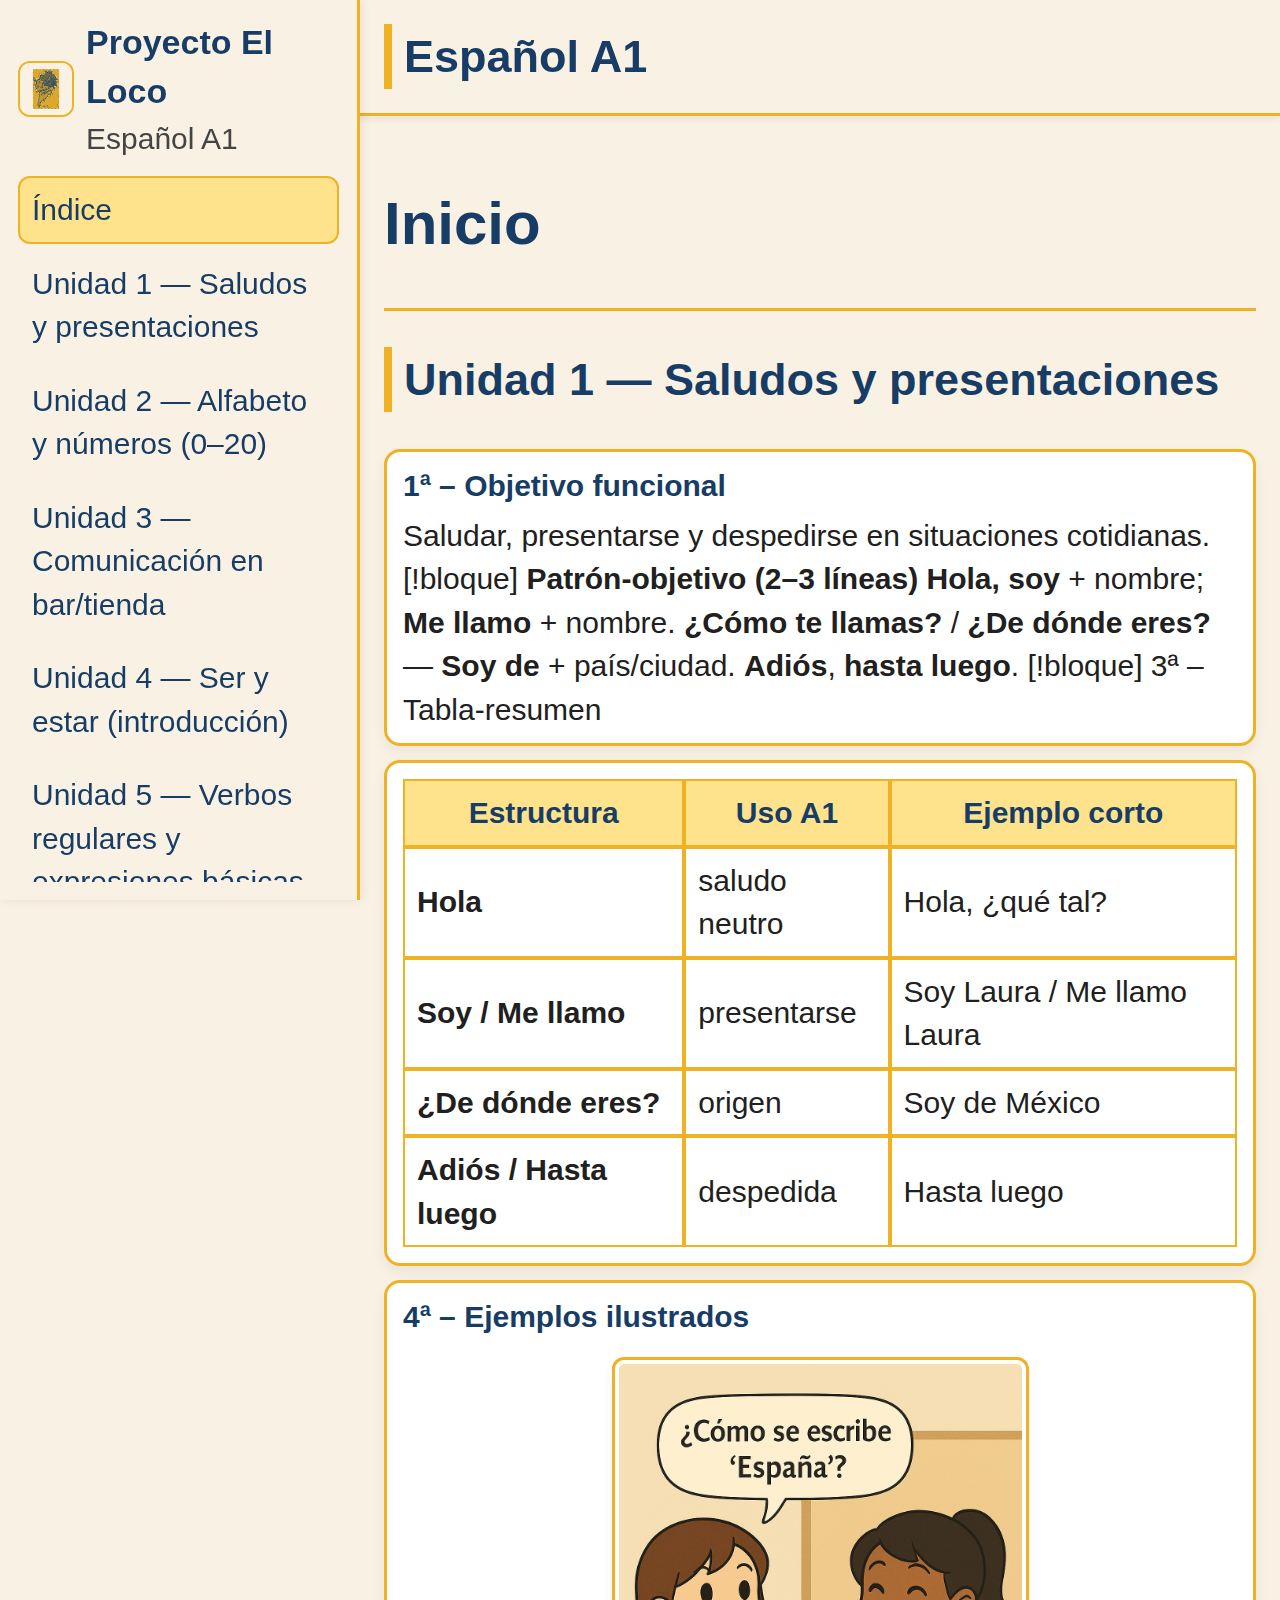
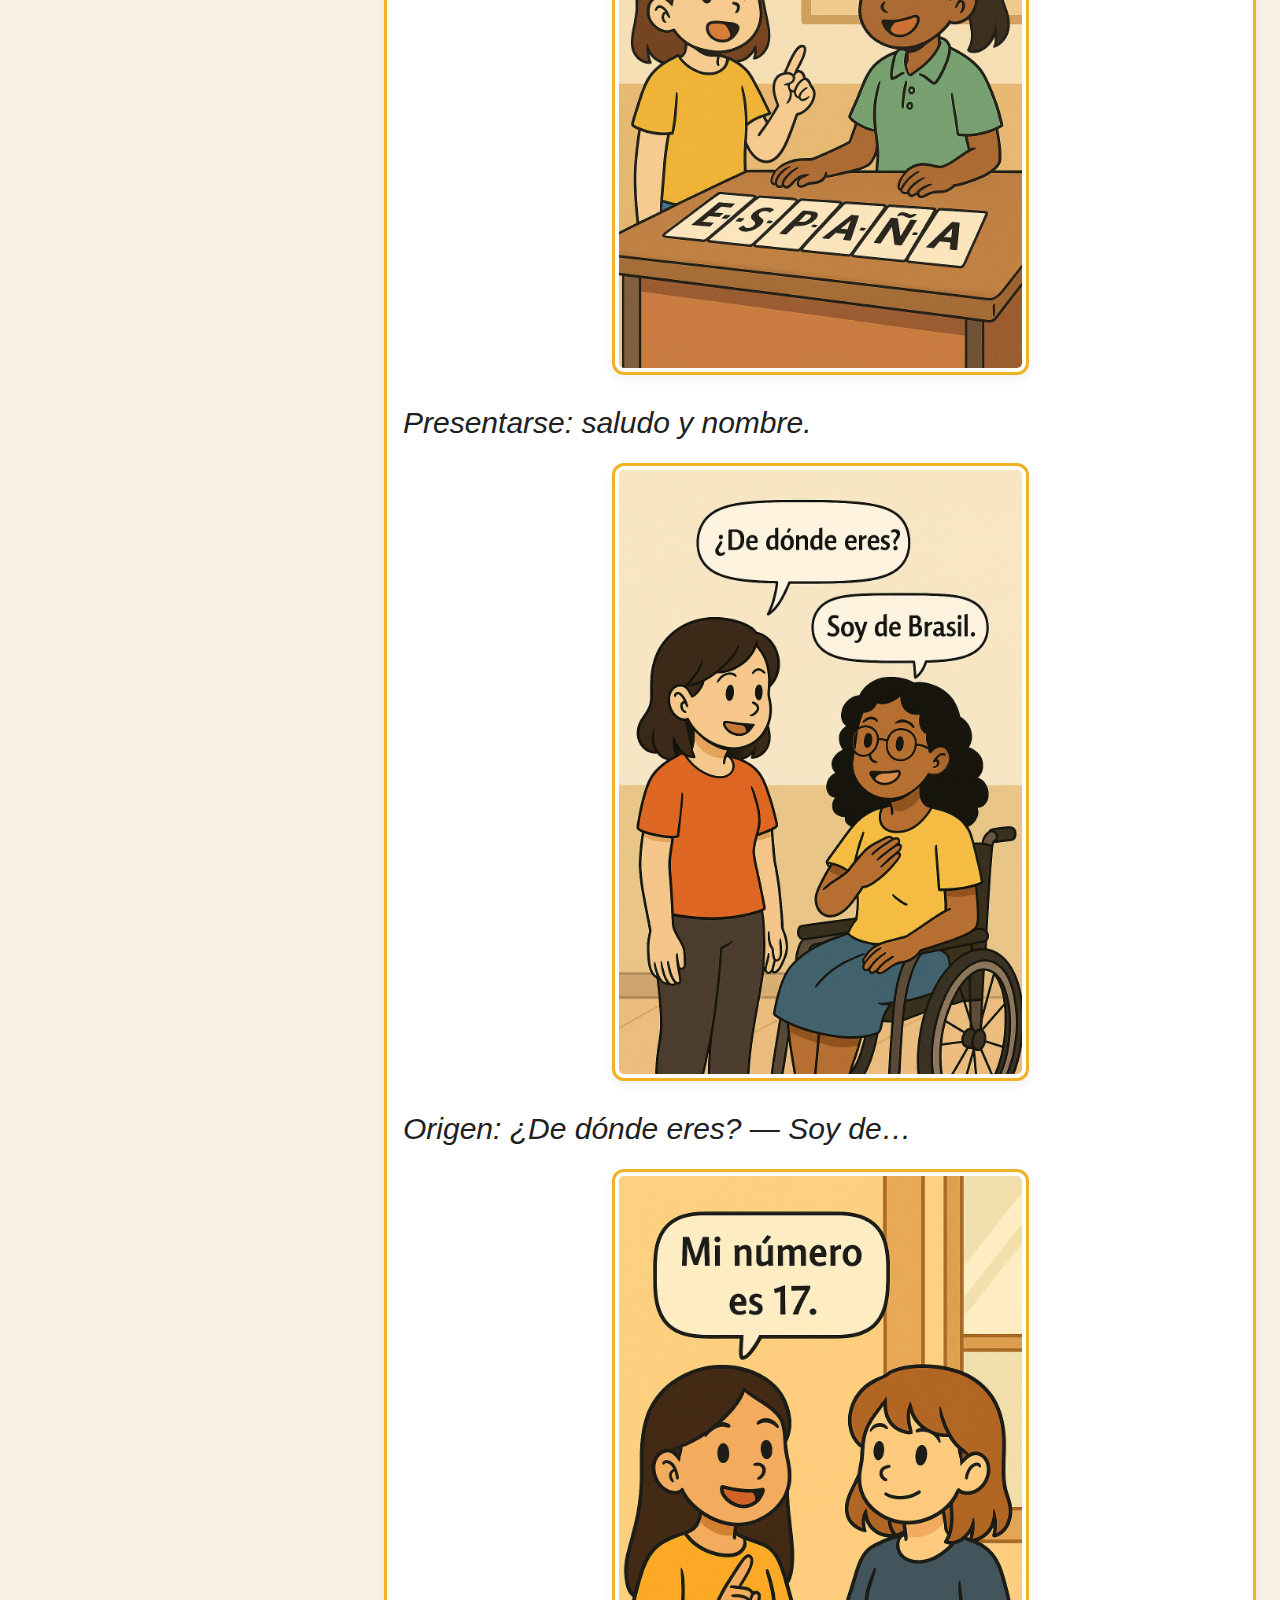
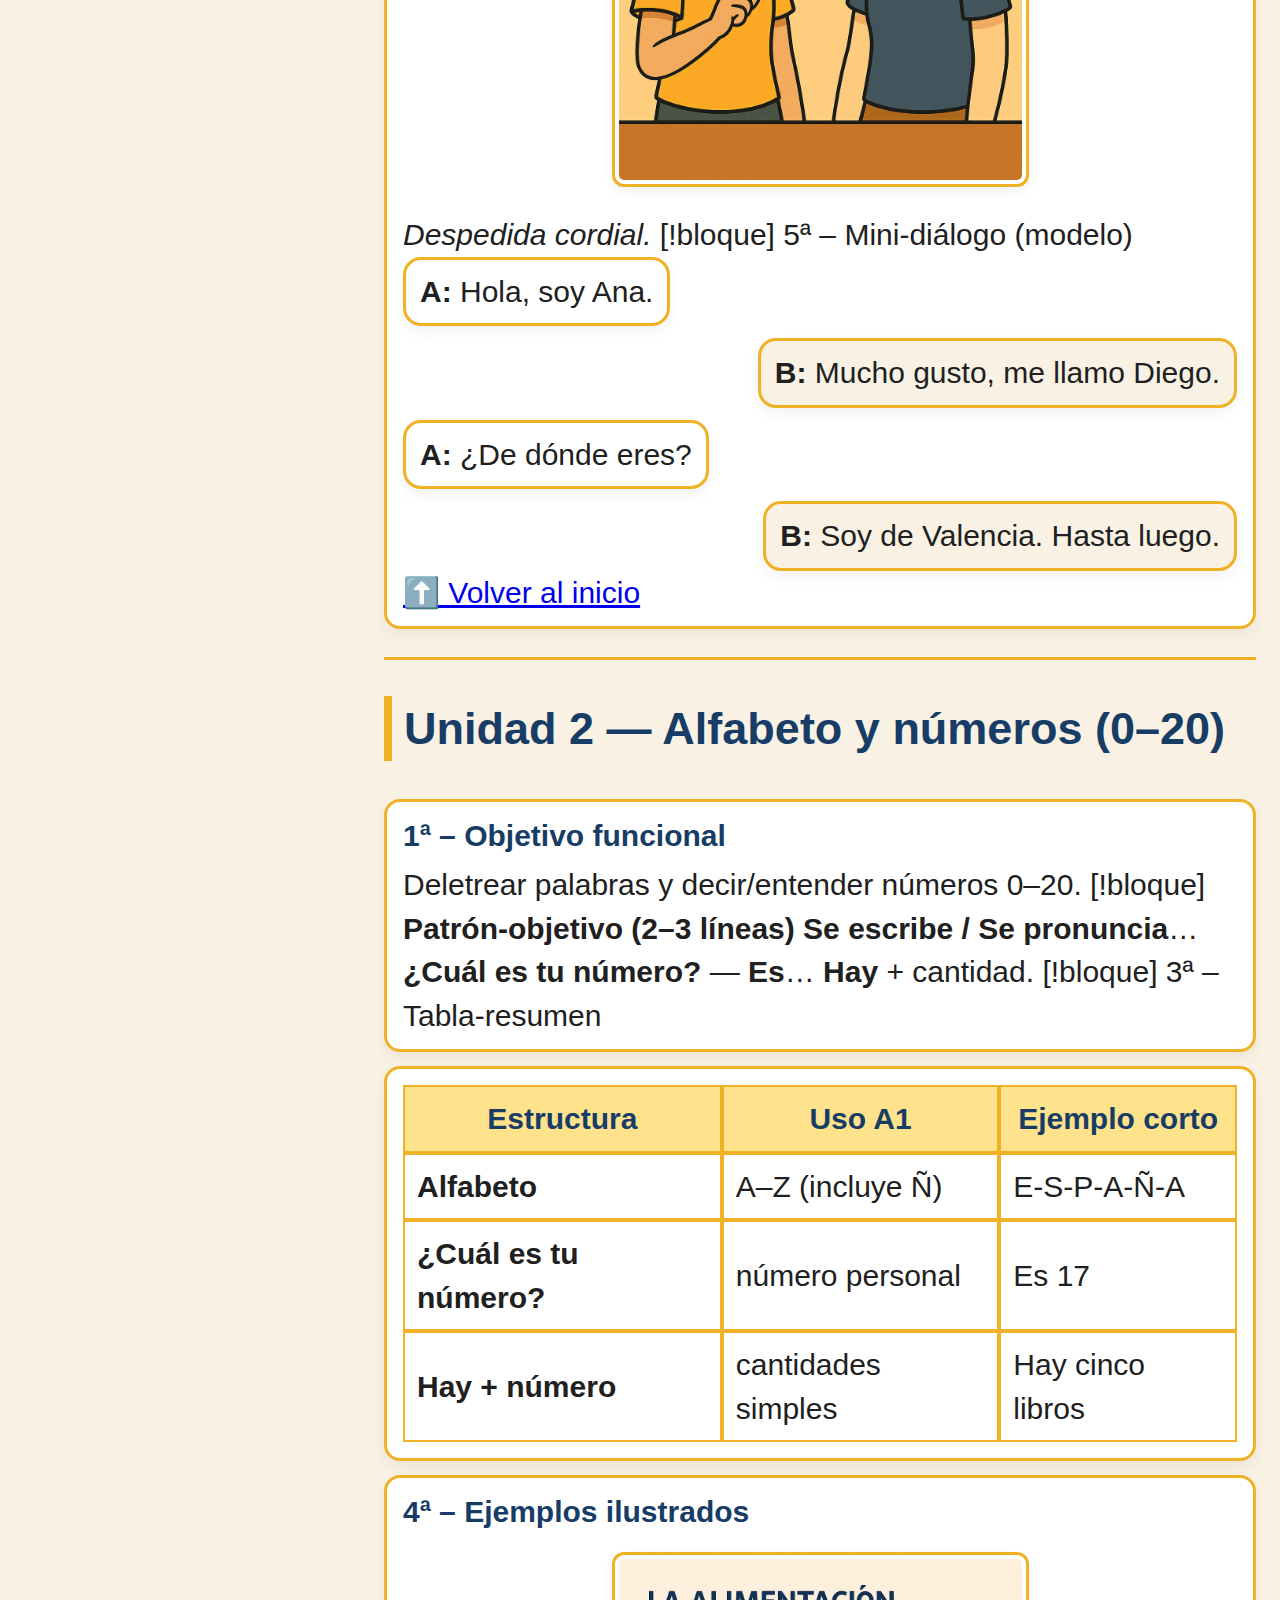
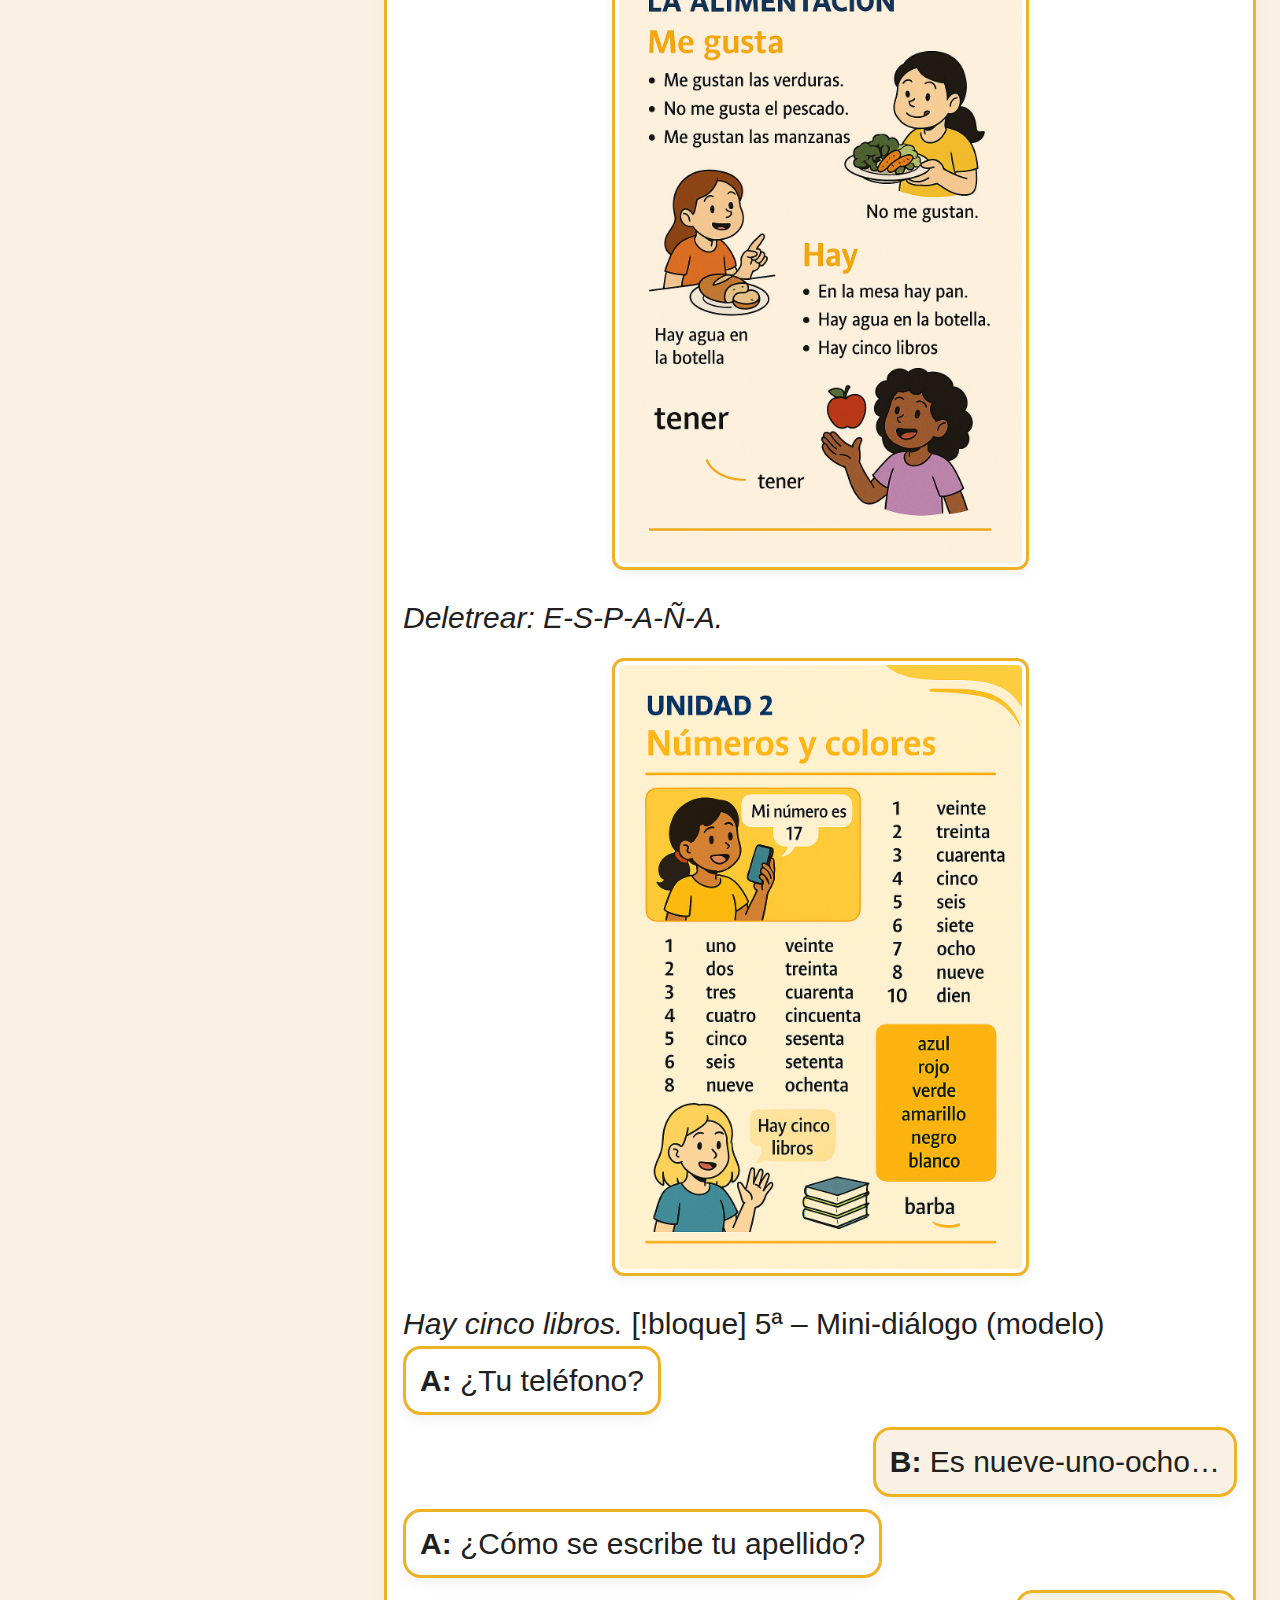
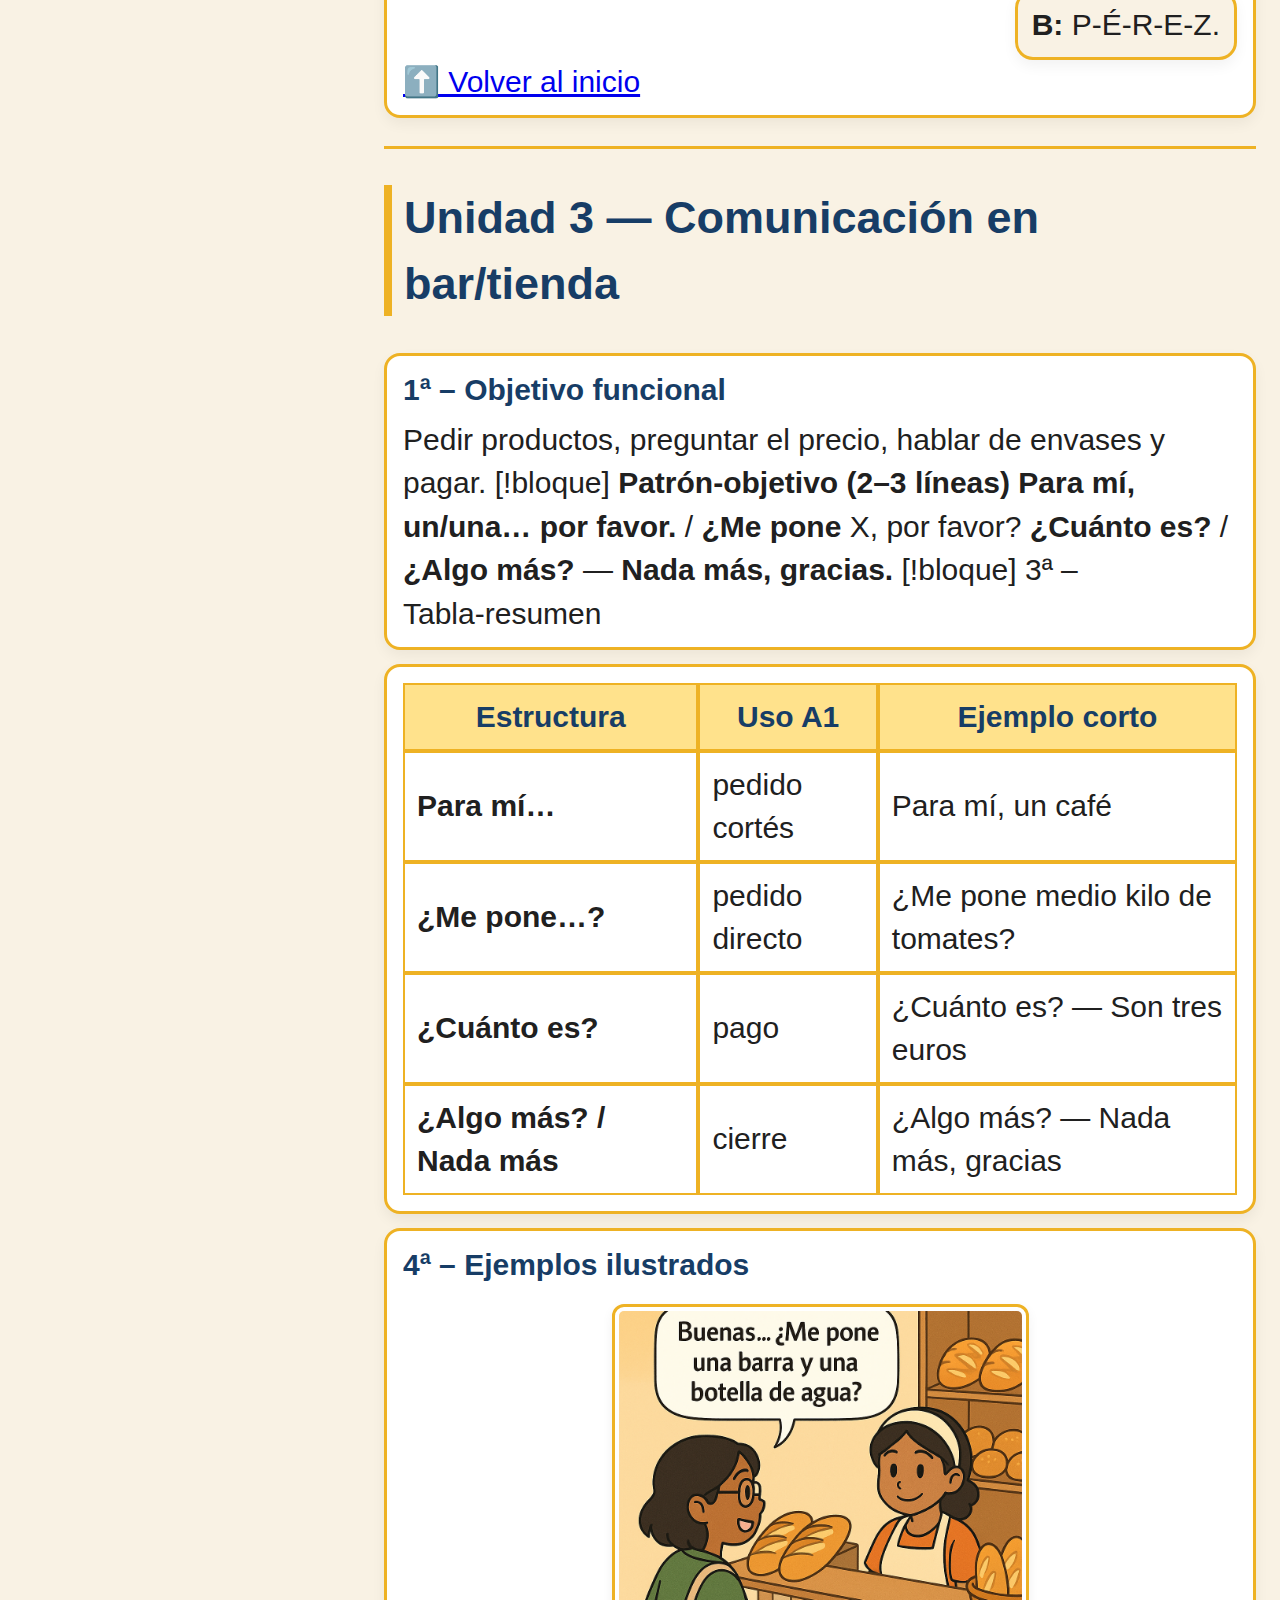
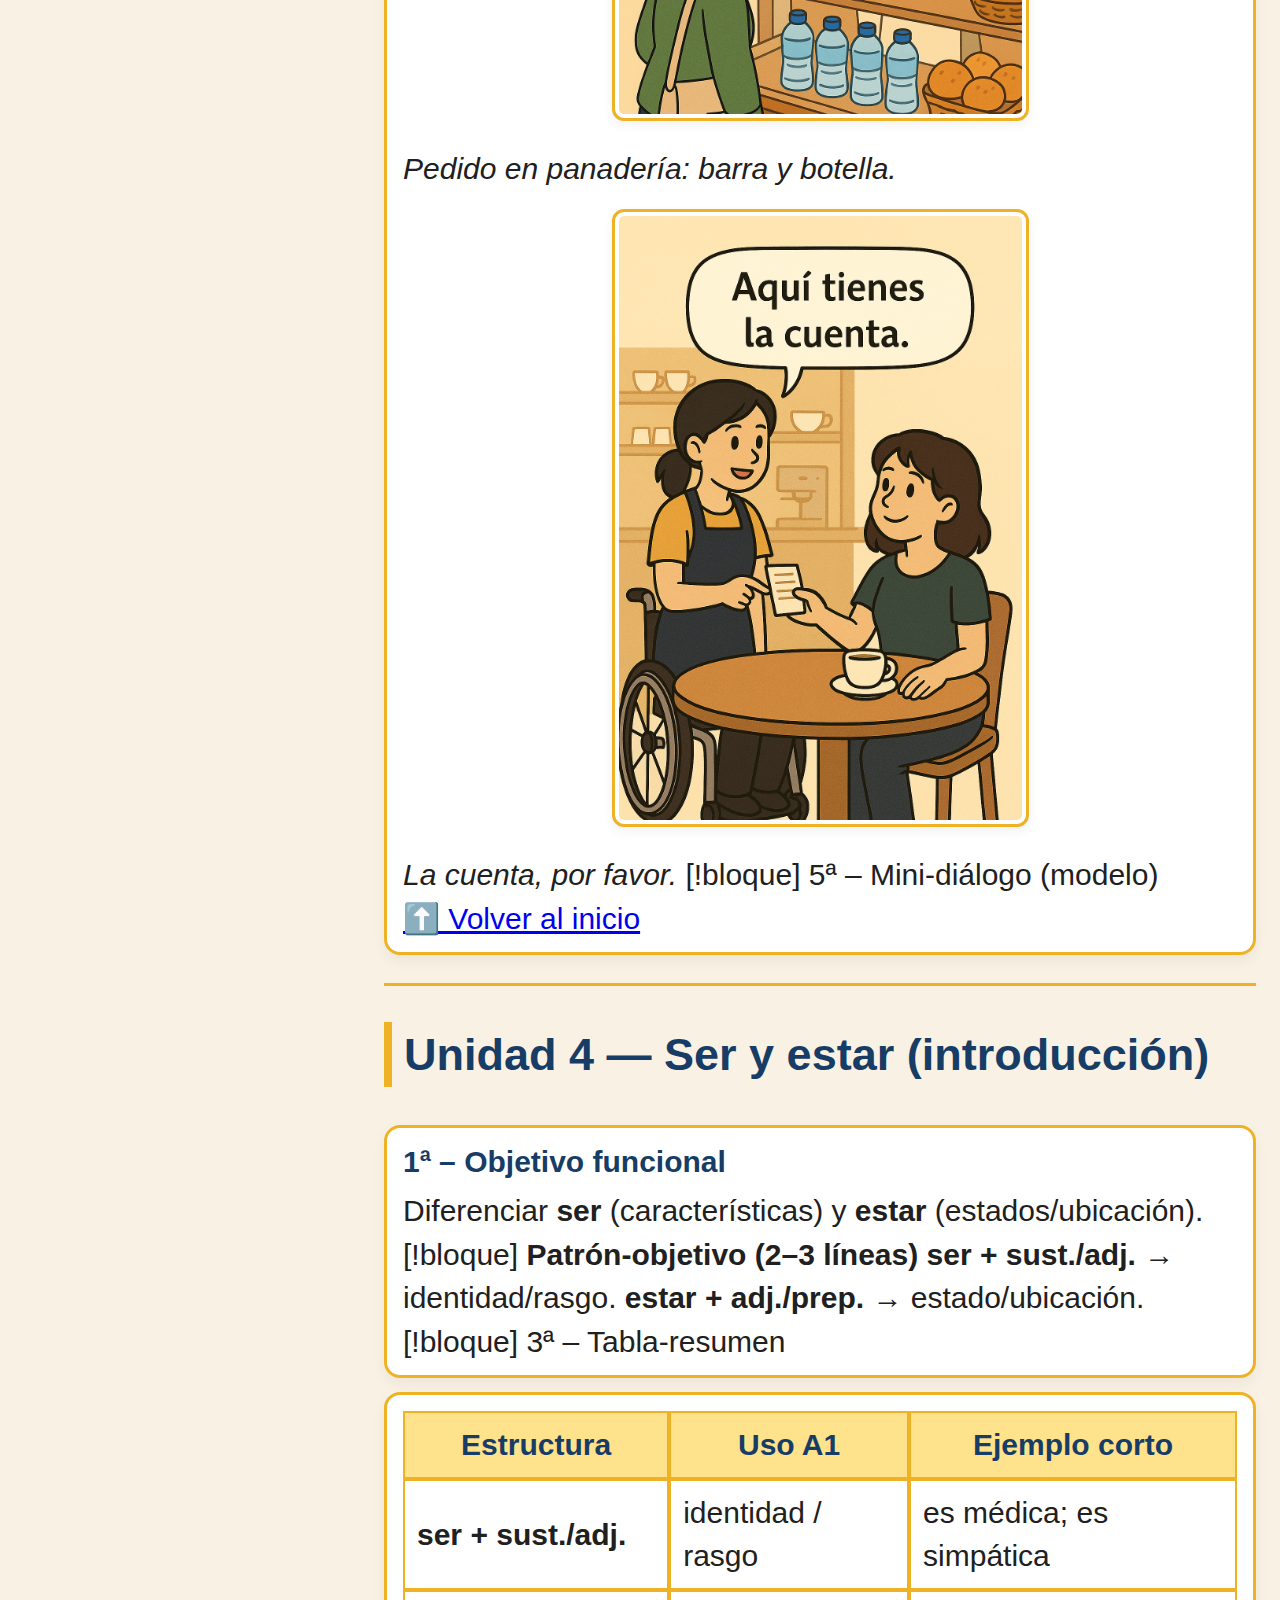
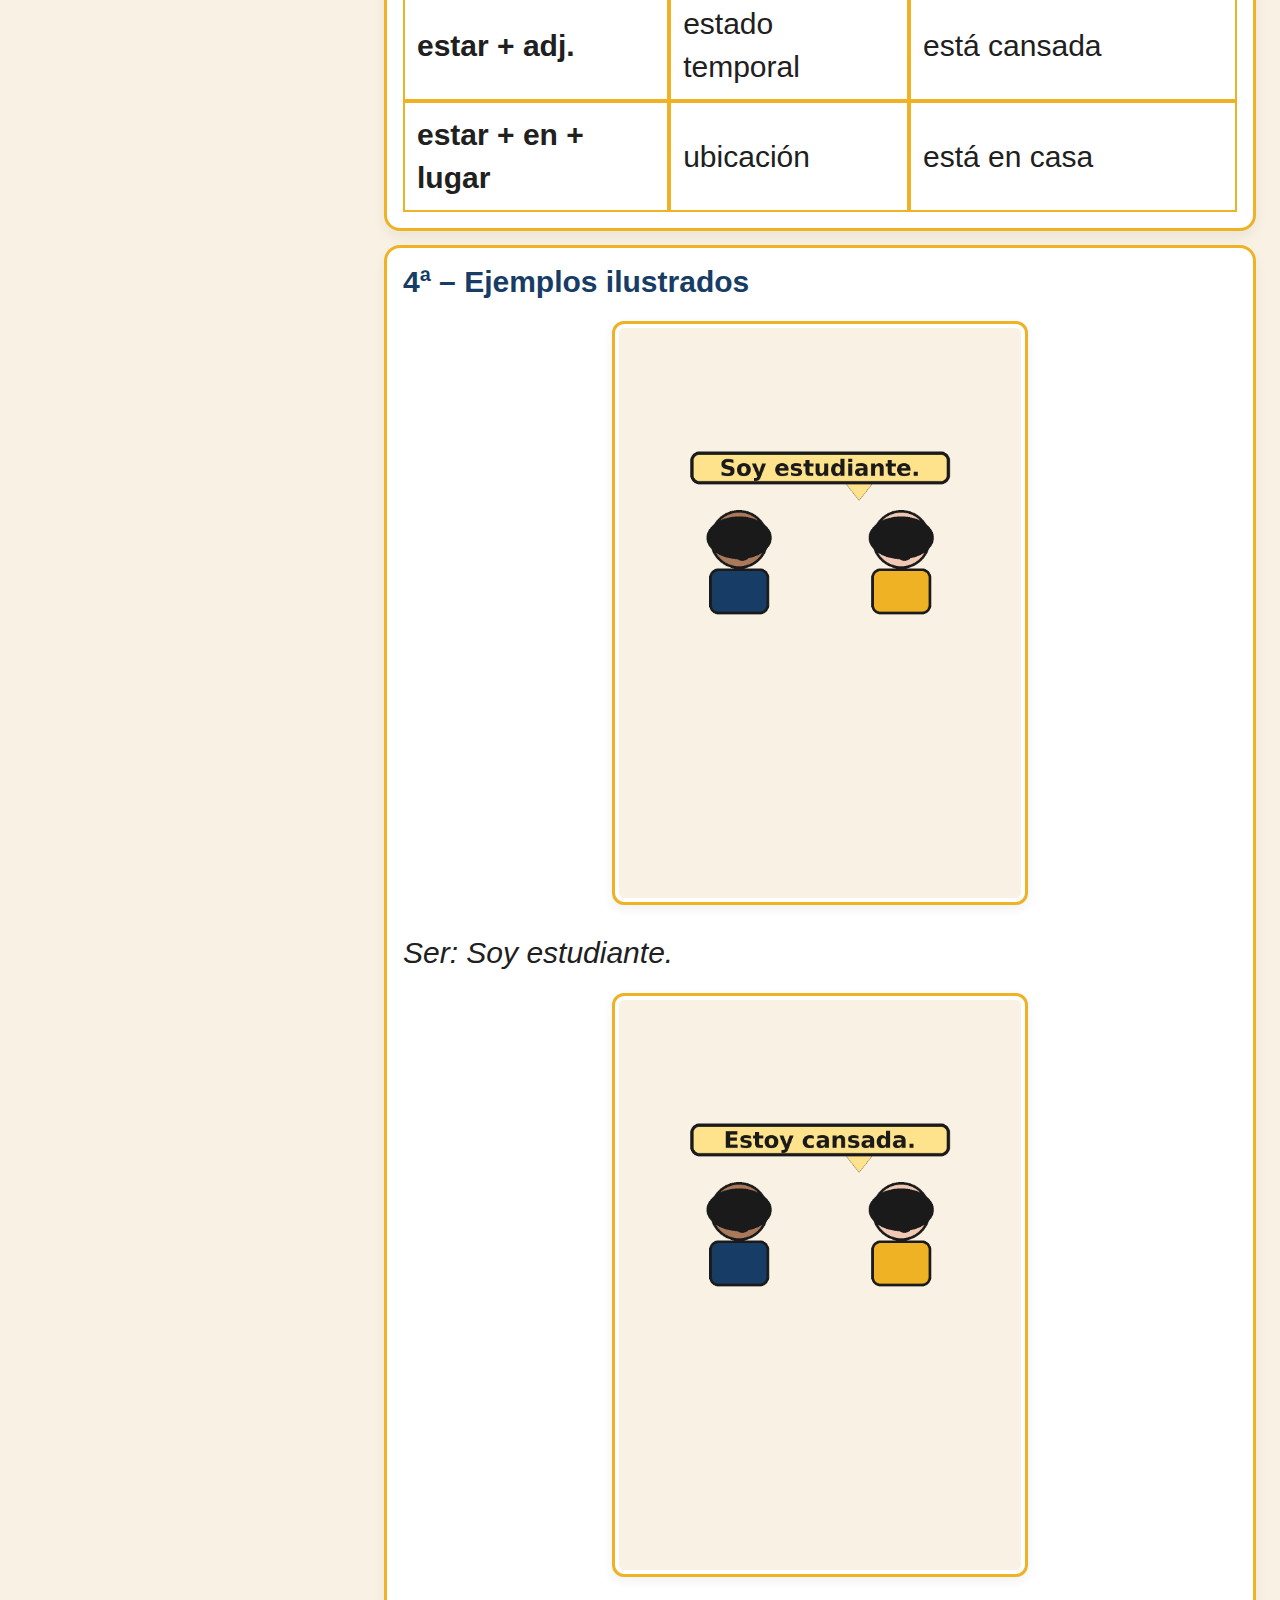
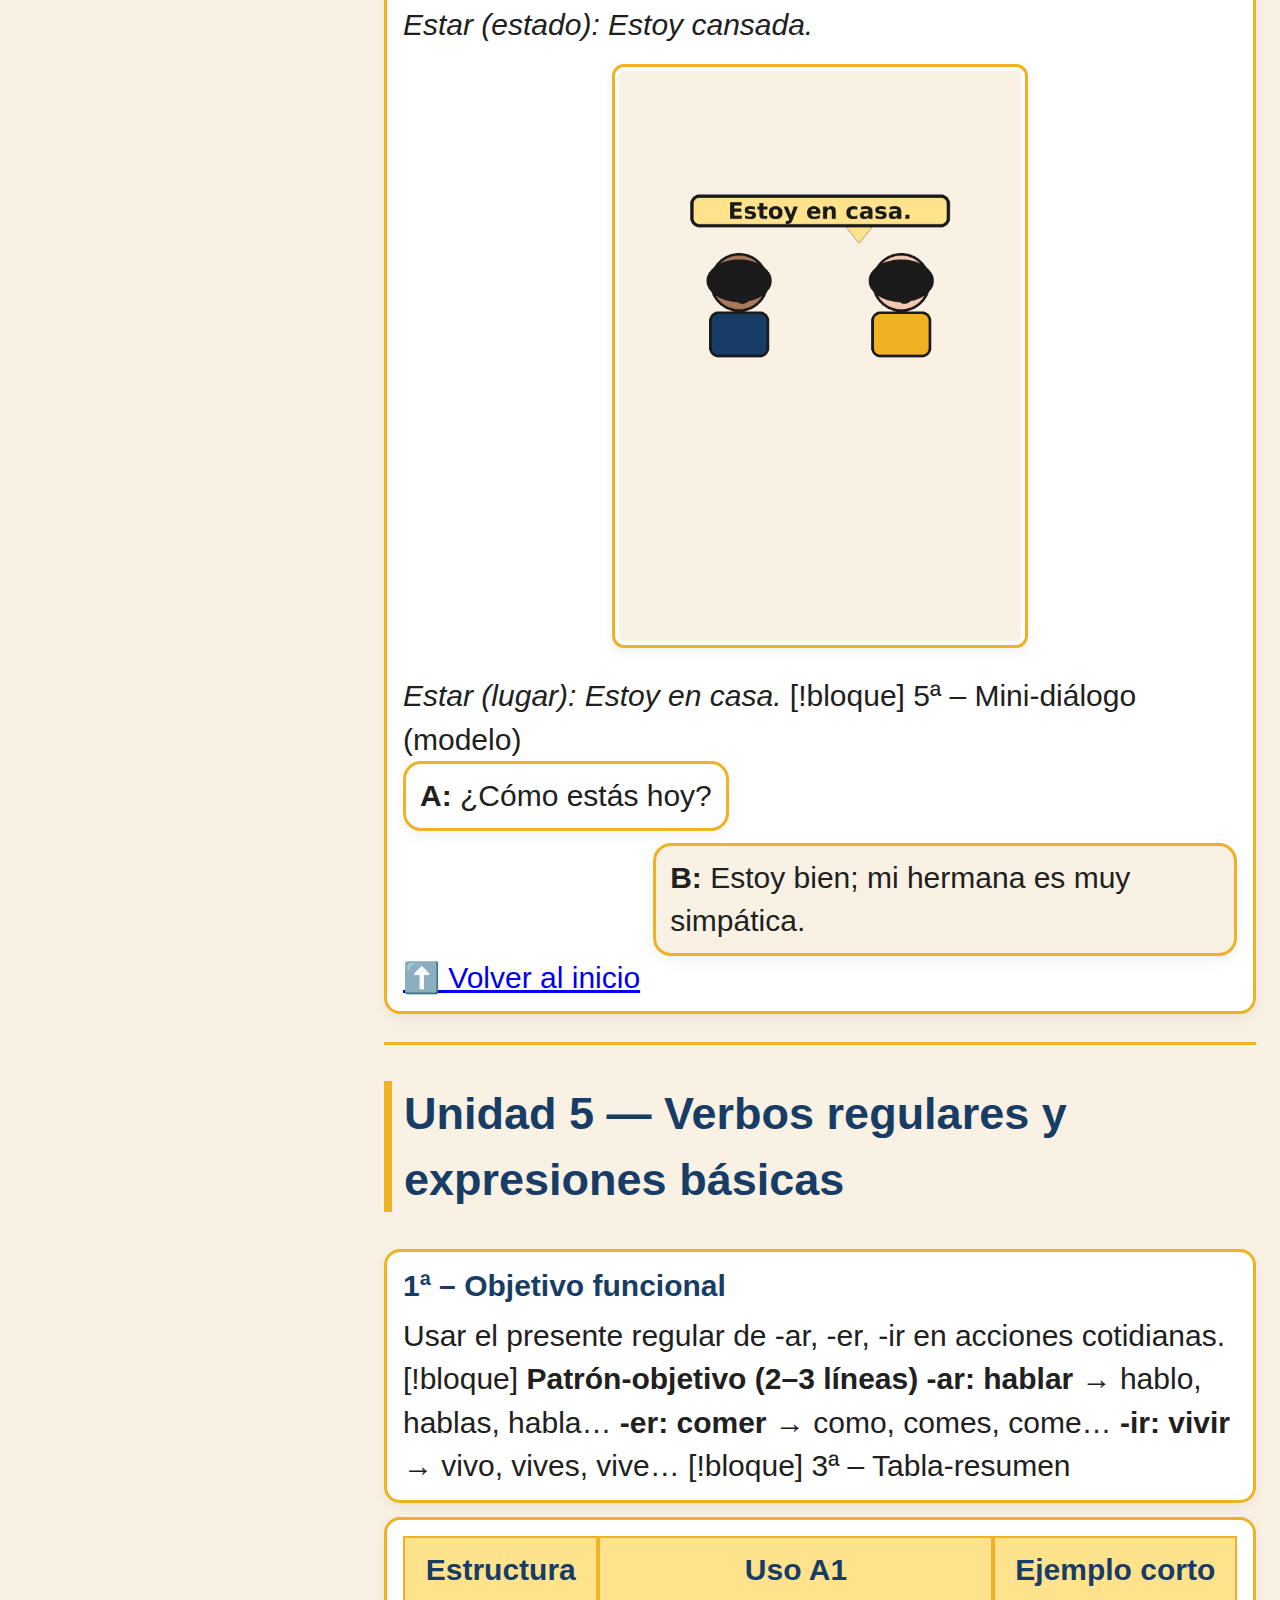
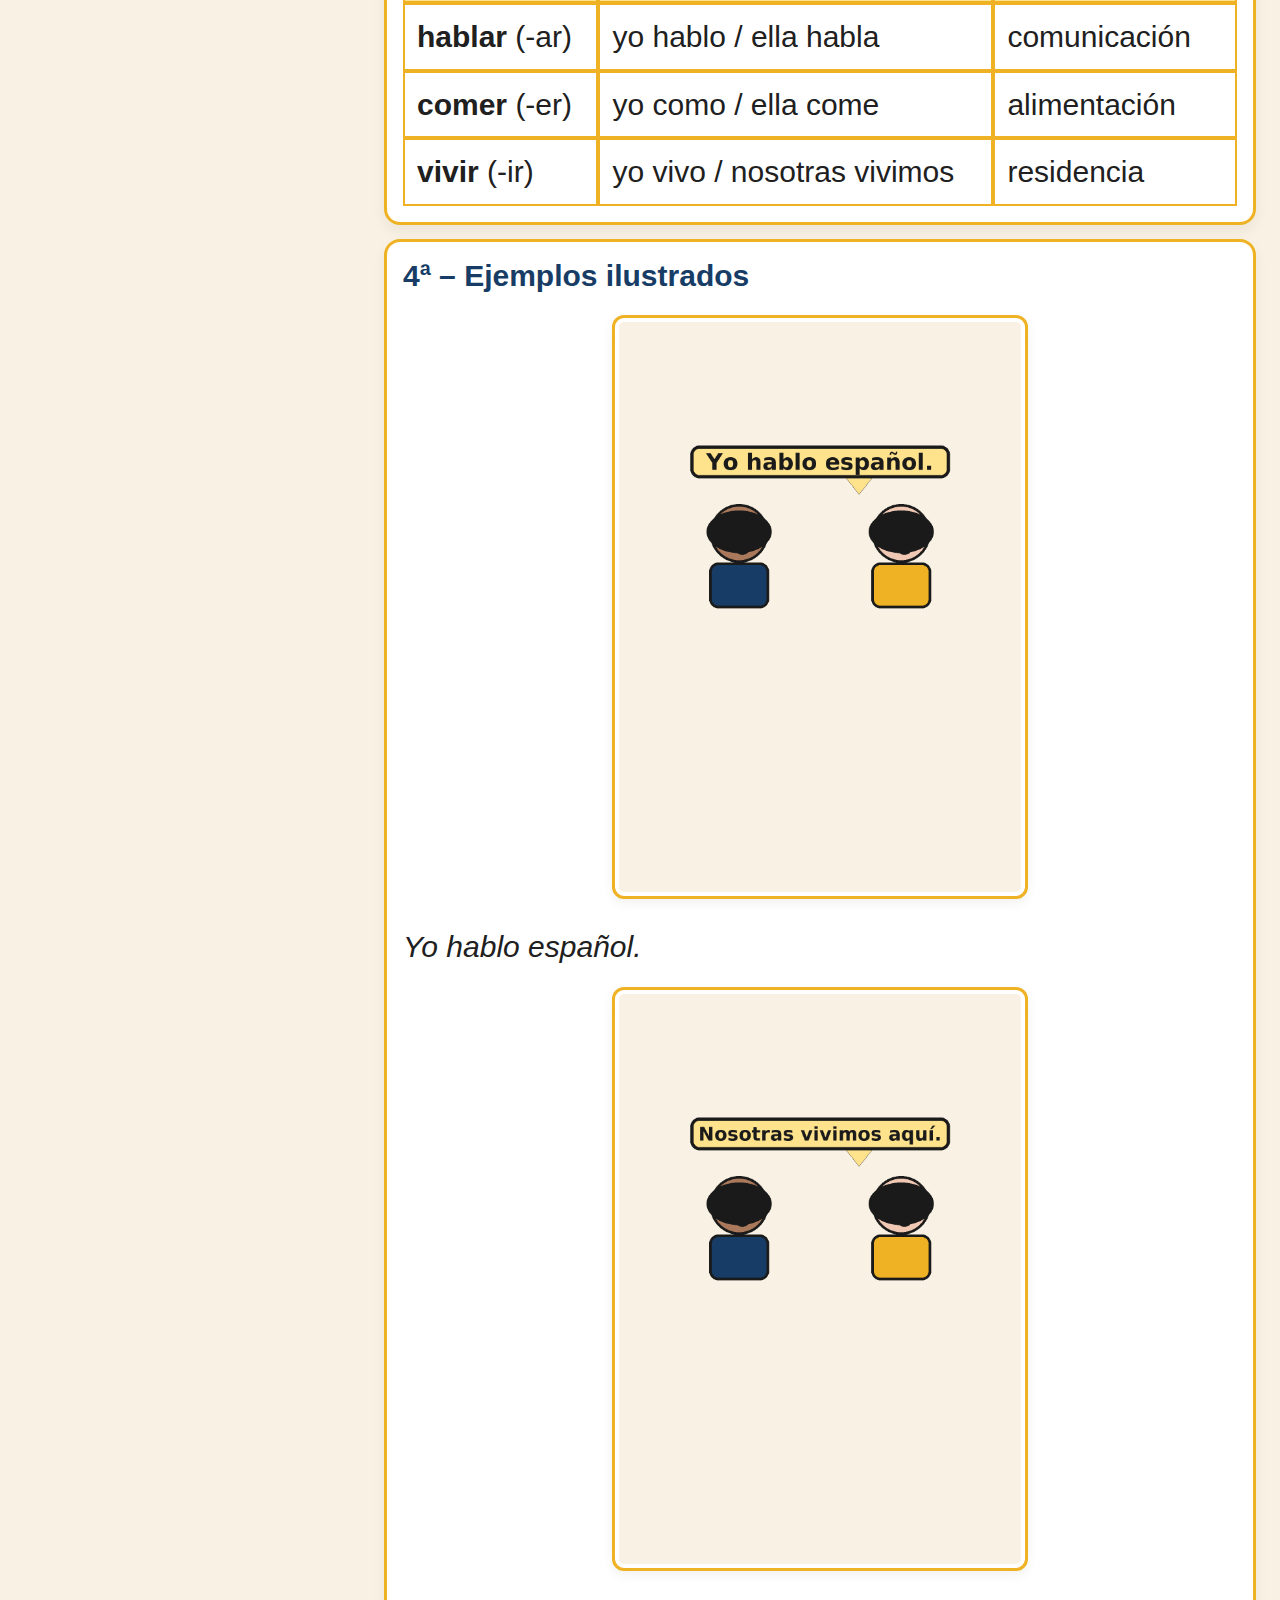
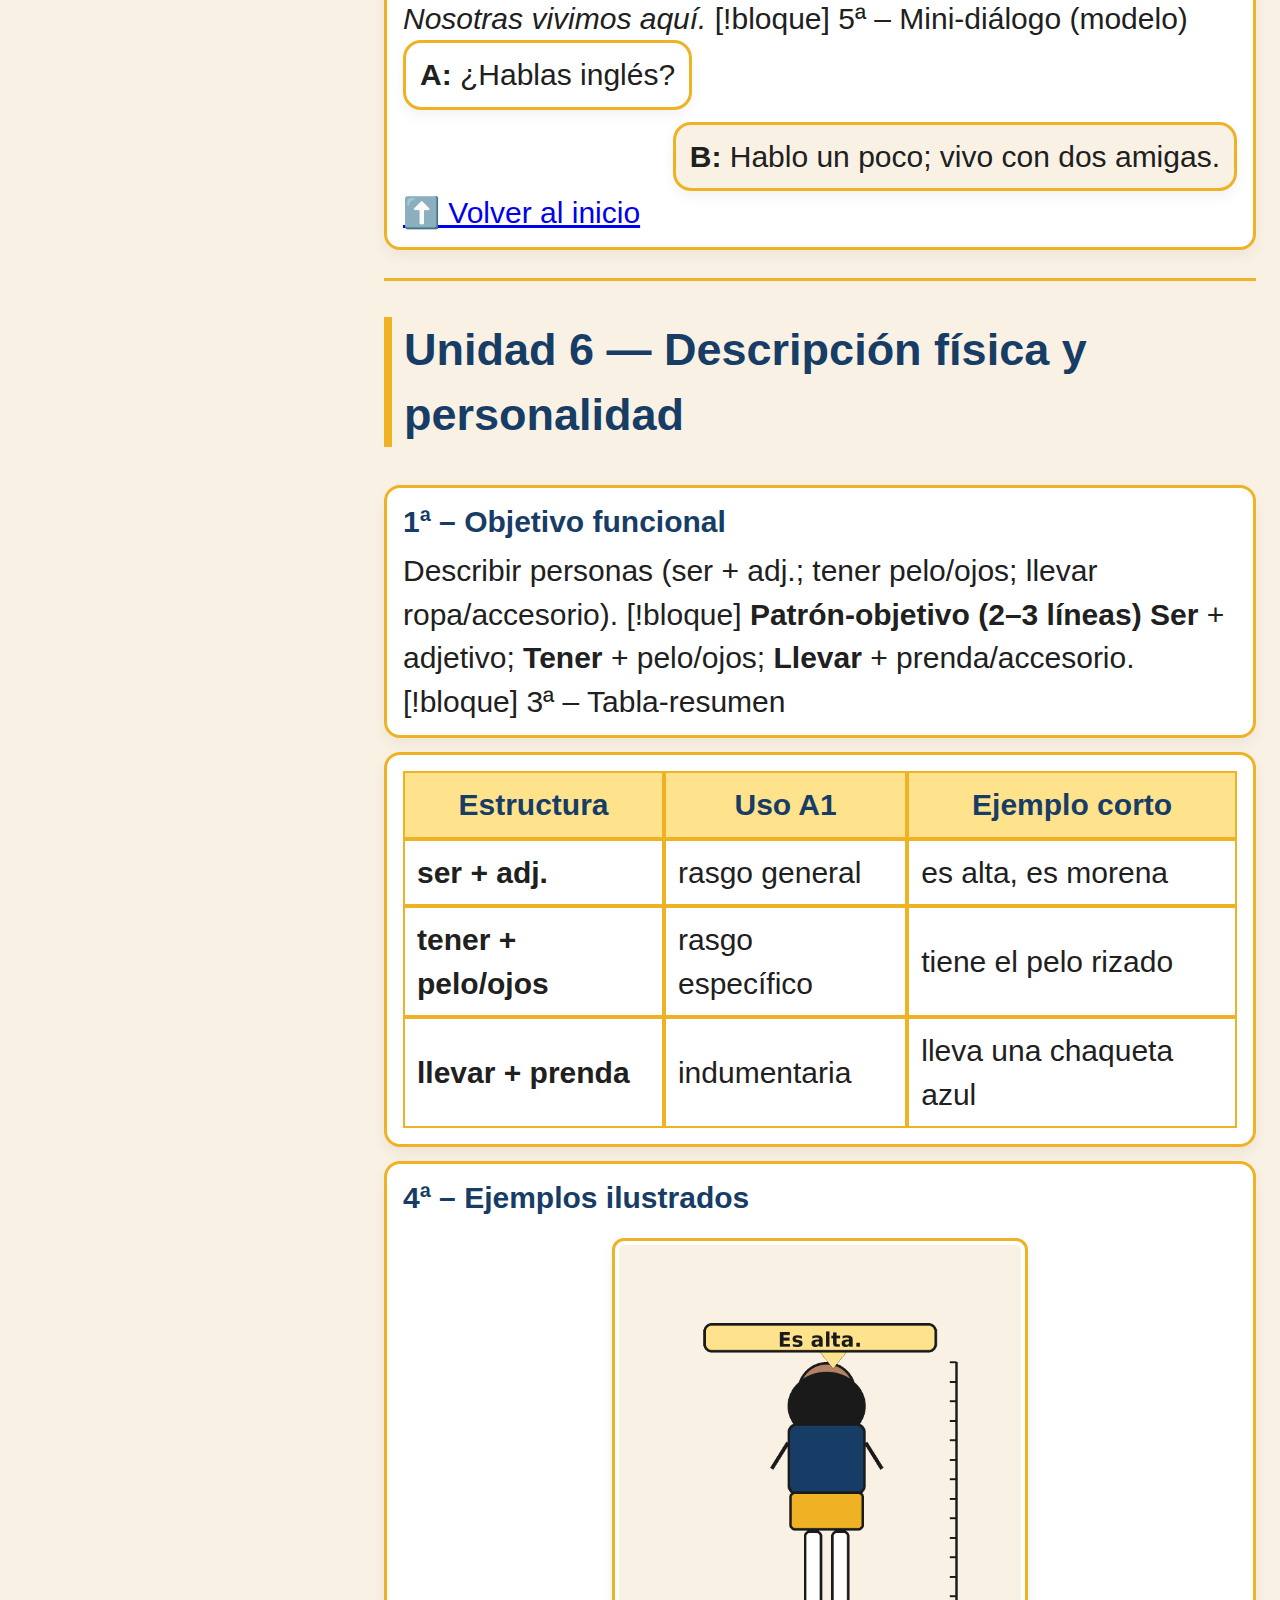
<file: index.html>
<!DOCTYPE html>
<html lang="es">
  <head>
    <meta charset="utf-8" />
    <meta name="viewport" content="width=device-width, initial-scale=1" />
    <title>Proyecto El Loco — Español A1</title>
    <link rel="icon" href="images/geradas/icon-latam-1024.png" />
    <link rel="stylesheet" href="assets/css/style.css" />

    <link rel="manifest" href="assets/manifest.webmanifest" />
    <meta name="theme-color" content="#173D66" />
    <meta name="apple-mobile-web-app-capable" content="yes" />
    <meta name="apple-mobile-web-app-status-bar-style" content="default" />
    <meta name="apple-mobile-web-app-title" content="El Loco A1" />
    <link
      rel="apple-touch-icon"
      sizes="180x180"
      href="assets/icons/apple-touch-icon-180.png"
    />
    <link
      rel="apple-touch-startup-image"
      media="(device-width: 430px) and (device-height: 932px) and (-webkit-device-pixel-ratio: 3)"
      href="assets/icons/splash-1290x2796.png"
    />
    <link
      rel="apple-touch-startup-image"
      media="(device-width: 393px) and (device-height: 852px) and (-webkit-device-pixel-ratio: 3)"
      href="assets/icons/splash-1179x2556.png"
    />
    <link
      rel="apple-touch-startup-image"
      media="(device-width: 390px) and (device-height: 844px) and (-webkit-device-pixel-ratio: 3)"
      href="assets/icons/splash-1170x2532.png"
    />
    <link
      rel="apple-touch-startup-image"
      media="(min-device-width: 1024px) and (min-device-height: 1366px)"
      href="assets/icons/splash-2048x2732.png"
    />
    <meta name="format-detection" content="telephone=no" />
    <meta
      name="viewport"
      content="viewport-fit=cover, width=device-width, initial-scale=1"
    />
  </head>
  <body>
    <aside class="sidebar">
      <div class="brand">
        <img src="images/geradas/apple-touch-icon-latam.png" alt="LATAM" />
        <div>
          <h1>Proyecto El Loco</h1>
          <p class="subtitle">Español A1</p>
        </div>
      </div>
      <nav id="menu">
        <a href="#indice" class="menu-item">Índice</a
        ><a href="#unidad-1---saludos-y-presentaciones" class="menu-item"
          >Unidad 1 — Saludos y presentaciones</a
        ><a href="#unidad-2---alfabeto-y-numeros-0-20" class="menu-item"
          >Unidad 2 — Alfabeto y números (0–20)</a
        ><a href="#unidad-3---comunicacion-en-bar-tienda" class="menu-item"
          >Unidad 3 — Comunicación en bar/tienda</a
        ><a href="#unidad-4---ser-y-estar-introduccion" class="menu-item"
          >Unidad 4 — Ser y estar (introducción)</a
        ><a
          href="#unidad-5---verbos-regulares-y-expresiones-basicas"
          class="menu-item"
          >Unidad 5 — Verbos regulares y expresiones básicas</a
        ><a
          href="#unidad-6---descripcion-fisica-y-personalidad"
          class="menu-item"
          >Unidad 6 — Descripción física y personalidad</a
        ><a href="#unidad-7---colores-y-ropa-basica" class="menu-item"
          >Unidad 7 — Colores y ropa básica</a
        ><a href="#unidad-8---presente-irregulares-frecuentes" class="menu-item"
          >Unidad 8 — Presente: irregulares frecuentes</a
        ><a href="#unidad-9---gustar---doler-me-te-le" class="menu-item"
          >Unidad 9 — Gustar / Doler (me, te, le)</a
        ><a href="#unidad-10---posesion-adjetivos-posesivos" class="menu-item"
          >Unidad 10 — Posesión: adjetivos posesivos</a
        ><a
          href="#sesion-1---llamar-al-camarero-pedir-y-pagar"
          class="menu-item"
          >Sesión 1 — Llamar al camarero, pedir y pagar</a
        ><a
          href="#sesion-2---decidir-que-tomar-querer-preferir"
          class="menu-item"
          >Sesión 2 — Decidir qué tomar: querer/preferir</a
        ><a
          href="#sesion-3---en-el-mercado-cantidades-y-envases"
          class="menu-item"
          >Sesión 3 — En el mercado: cantidades y envases</a
        ><a
          href="#sesion-4---en-el-restaurante-valorar-y-pedir-la-cuenta"
          class="menu-item"
          >Sesión 4 — En el restaurante: valorar y pedir la cuenta</a
        ><a
          href="#apoyos-didacticos-a1---complementacion-rae-profedeele"
          class="menu-item"
          >Apoyos didácticos A1 — Complementación (RAE/ProfeDeELE)</a
        >
      </nav>
      <button id="toggle" aria-label="Abrir/cerrar menú">☰</button>
    </aside>

    <header class="topbar">
      <div class="container">
        <h2>Español A1</h2>
      </div>
    </header>

    <main class="content container">
      <h1 id="inicio">Inicio</h1>

      <hr class="sep" />

      <h2 id="unidad-1---saludos-y-presentaciones">
        Unidad 1 — Saludos y presentaciones
      </h2>
      <div class="callout bloque">
        <div class="callout-title">1ª – Objetivo funcional</div>
        <div class="callout-content">
          Saludar, presentarse y despedirse en situaciones cotidianas. [!bloque]
          <strong>Patrón‑objetivo (2–3 líneas)</strong>
          <strong>Hola, soy</strong> + nombre; <strong>Me llamo</strong> +
          nombre. <strong>¿Cómo te llamas?</strong> /
          <strong>¿De dónde eres?</strong> — <strong>Soy de</strong> +
          país/ciudad. <strong>Adiós</strong>, <strong>hasta luego</strong>.
          [!bloque] 3ª – Tabla‑resumen
        </div>
      </div>
      <div class="card">
        <table class="tbl">
          <thead>
            <tr>
              <th>Estructura</th>
              <th>Uso A1</th>
              <th>Ejemplo corto</th>
            </tr>
          </thead>
          <tbody>
            <tr>
              <td><strong>Hola</strong></td>
              <td>saludo neutro</td>
              <td>Hola, ¿qué tal?</td>
            </tr>
            <tr>
              <td><strong>Soy / Me llamo</strong></td>
              <td>presentarse</td>
              <td>Soy Laura / Me llamo Laura</td>
            </tr>
            <tr>
              <td><strong>¿De dónde eres?</strong></td>
              <td>origen</td>
              <td>Soy de México</td>
            </tr>
            <tr>
              <td><strong>Adiós / Hasta luego</strong></td>
              <td>despedida</td>
              <td>Hasta luego</td>
            </tr>
          </tbody>
        </table>
      </div>

      <div class="callout contenido">
        <div class="callout-title">4ª – Ejemplos ilustrados</div>
        <div class="callout-content">
          <figure class="fig">
            <img
              src="images/geradas/U1_E1_presentarse.png"
              alt="U1_E1_presentarse"
            />
            <figcaption></figcaption>
          </figure>
          <em>Presentarse: saludo y nombre.</em>
          <figure class="fig">
            <img src="images/geradas/U1_E2_origen.png" alt="U1_E2_origen" />
            <figcaption></figcaption>
          </figure>
          <em>Origen: ¿De dónde eres? — Soy de…</em>
          <figure class="fig">
            <img
              src="images/geradas/U1_E3_despedida.png"
              alt="U1_E3_despedida"
            />
            <figcaption></figcaption>
          </figure>
          <em>Despedida cordial.</em>
          [!bloque] 5ª – Mini‑diálogo (modelo)
          <div class="dialog">
            <div class="bubble left"><strong>A:</strong> Hola, soy Ana.</div>
            <div class="bubble right">
              <strong>B:</strong> Mucho gusto, me llamo Diego.
            </div>
            <div class="bubble left"><strong>A:</strong> ¿De dónde eres?</div>
            <div class="bubble right">
              <strong>B:</strong> Soy de Valencia. Hasta luego.
            </div>
          </div>
          <a href="#inicio">⬆️ Volver al inicio</a>
        </div>
      </div>

      <hr class="sep" />

      <h2 id="unidad-2---alfabeto-y-numeros-0-20">
        Unidad 2 — Alfabeto y números (0–20)
      </h2>
      <div class="callout bloque">
        <div class="callout-title">1ª – Objetivo funcional</div>
        <div class="callout-content">
          Deletrear palabras y decir/entender números 0–20. [!bloque]
          <strong>Patrón‑objetivo (2–3 líneas)</strong>
          <strong>Se escribe / Se pronuncia</strong>…
          <strong>¿Cuál es tu número?</strong> — <strong>Es</strong>…
          <strong>Hay</strong> + cantidad. [!bloque] 3ª – Tabla‑resumen
        </div>
      </div>
      <div class="card">
        <table class="tbl">
          <thead>
            <tr>
              <th>Estructura</th>
              <th>Uso A1</th>
              <th>Ejemplo corto</th>
            </tr>
          </thead>
          <tbody>
            <tr>
              <td><strong>Alfabeto</strong></td>
              <td>A–Z (incluye Ñ)</td>
              <td>E‑S‑P‑A‑Ñ‑A</td>
            </tr>
            <tr>
              <td><strong>¿Cuál es tu número?</strong></td>
              <td>número personal</td>
              <td>Es 17</td>
            </tr>
            <tr>
              <td><strong>Hay + número</strong></td>
              <td>cantidades simples</td>
              <td>Hay cinco libros</td>
            </tr>
          </tbody>
        </table>
      </div>

      <div class="callout contenido">
        <div class="callout-title">4ª – Ejemplos ilustrados</div>
        <div class="callout-content">
          <figure class="fig">
            <img
              src="images/geradas/U2_E1_deletrear.png"
              alt="U2_E1_deletrear"
            />
            <figcaption></figcaption>
          </figure>
          <em>Deletrear: E‑S‑P‑A‑Ñ‑A.</em>
          <figure class="fig">
            <img
              src="images/geradas/U2_E3_cantidades.png"
              alt="U2_E3_cantidades"
            />
            <figcaption></figcaption>
          </figure>
          <em>Hay cinco libros.</em>
          [!bloque] 5ª – Mini‑diálogo (modelo)
          <div class="dialog">
            <div class="bubble left"><strong>A:</strong> ¿Tu teléfono?</div>
            <div class="bubble right">
              <strong>B:</strong> Es nueve‑uno‑ocho…
            </div>
            <div class="bubble left">
              <strong>A:</strong> ¿Cómo se escribe tu apellido?
            </div>
            <div class="bubble right"><strong>B:</strong> P‑É‑R‑E‑Z.</div>
          </div>
          <a href="#inicio">⬆️ Volver al inicio</a>
        </div>
      </div>

      <hr class="sep" />

      <h2 id="unidad-3---comunicacion-en-bar-tienda">
        Unidad 3 — Comunicación en bar/tienda
      </h2>
      <div class="callout bloque">
        <div class="callout-title">1ª – Objetivo funcional</div>
        <div class="callout-content">
          Pedir productos, preguntar el precio, hablar de envases y pagar.
          [!bloque] <strong>Patrón‑objetivo (2–3 líneas)</strong>
          <strong>Para mí, un/una… por favor.</strong> /
          <strong>¿Me pone</strong> X, por favor? <strong>¿Cuánto es?</strong> /
          <strong>¿Algo más?</strong> —
          <strong>Nada más, gracias.</strong> [!bloque] 3ª – Tabla‑resumen
        </div>
      </div>
      <div class="card">
        <table class="tbl">
          <thead>
            <tr>
              <th>Estructura</th>
              <th>Uso A1</th>
              <th>Ejemplo corto</th>
            </tr>
          </thead>
          <tbody>
            <tr>
              <td><strong>Para mí…</strong></td>
              <td>pedido cortés</td>
              <td>Para mí, un café</td>
            </tr>
            <tr>
              <td><strong>¿Me pone…?</strong></td>
              <td>pedido directo</td>
              <td>¿Me pone medio kilo de tomates?</td>
            </tr>
            <tr>
              <td><strong>¿Cuánto es?</strong></td>
              <td>pago</td>
              <td>¿Cuánto es? — Son tres euros</td>
            </tr>
            <tr>
              <td><strong>¿Algo más? / Nada más</strong></td>
              <td>cierre</td>
              <td>¿Algo más? — Nada más, gracias</td>
            </tr>
          </tbody>
        </table>
      </div>

      <div class="callout contenido">
        <div class="callout-title">4ª – Ejemplos ilustrados</div>
        <div class="callout-content">
          <figure class="fig">
            <img
              src="images/geradas/U3_E1_barra_botella.png"
              alt="U3_E1_barra_botella"
            />
            <figcaption></figcaption>
          </figure>
          <em>Pedido en panadería: barra y botella.</em>
          <figure class="fig">
            <img
              src="images/geradas/U3_E3_la_cuenta.png"
              alt="U3_E3_la_cuenta"
            />
            <figcaption></figcaption>
          </figure>
          <em>La cuenta, por favor.</em>
          [!bloque] 5ª – Mini‑diálogo (modelo)
          <div class="dialog"></div>
          <a href="#inicio">⬆️ Volver al inicio</a>
        </div>
      </div>

      <hr class="sep" />

      <h2 id="unidad-4---ser-y-estar-introduccion">
        Unidad 4 — Ser y estar (introducción)
      </h2>
      <div class="callout bloque">
        <div class="callout-title">1ª – Objetivo funcional</div>
        <div class="callout-content">
          Diferenciar <strong>ser</strong> (características) y
          <strong>estar</strong> (estados/ubicación). [!bloque]
          <strong>Patrón‑objetivo (2–3 líneas)</strong>
          <strong>ser + sust./adj.</strong> → identidad/rasgo.
          <strong>estar + adj./prep.</strong> → estado/ubicación. [!bloque] 3ª –
          Tabla‑resumen
        </div>
      </div>
      <div class="card">
        <table class="tbl">
          <thead>
            <tr>
              <th>Estructura</th>
              <th>Uso A1</th>
              <th>Ejemplo corto</th>
            </tr>
          </thead>
          <tbody>
            <tr>
              <td><strong>ser + sust./adj.</strong></td>
              <td>identidad / rasgo</td>
              <td>es médica; es simpática</td>
            </tr>
            <tr>
              <td><strong>estar + adj.</strong></td>
              <td>estado temporal</td>
              <td>está cansada</td>
            </tr>
            <tr>
              <td><strong>estar + en + lugar</strong></td>
              <td>ubicación</td>
              <td>está en casa</td>
            </tr>
          </tbody>
        </table>
      </div>

      <div class="callout contenido">
        <div class="callout-title">4ª – Ejemplos ilustrados</div>
        <div class="callout-content">
          <figure class="fig">
            <img
              src="images/geradas/U4_E1_ser_caracteristica.png"
              alt="U4_E1_ser_caracteristica"
            />
            <figcaption></figcaption>
          </figure>
          <em>Ser: Soy estudiante.</em>
          <figure class="fig">
            <img
              src="images/geradas/U4_E2_estar_estado.png"
              alt="U4_E2_estar_estado"
            />
            <figcaption></figcaption>
          </figure>
          <em>Estar (estado): Estoy cansada.</em>
          <figure class="fig">
            <img
              src="images/geradas/U4_E3_estar_ubicacion.png"
              alt="U4_E3_estar_ubicacion"
            />
            <figcaption></figcaption>
          </figure>
          <em>Estar (lugar): Estoy en casa.</em>
          [!bloque] 5ª – Mini‑diálogo (modelo)
          <div class="dialog">
            <div class="bubble left"><strong>A:</strong> ¿Cómo estás hoy?</div>
            <div class="bubble right">
              <strong>B:</strong> Estoy bien; mi hermana es muy simpática.
            </div>
          </div>
          <a href="#inicio">⬆️ Volver al inicio</a>
        </div>
      </div>

      <hr class="sep" />

      <h2 id="unidad-5---verbos-regulares-y-expresiones-basicas">
        Unidad 5 — Verbos regulares y expresiones básicas
      </h2>
      <div class="callout bloque">
        <div class="callout-title">1ª – Objetivo funcional</div>
        <div class="callout-content">
          Usar el presente regular de -ar, -er, -ir en acciones cotidianas.
          [!bloque] <strong>Patrón‑objetivo (2–3 líneas)</strong>
          <strong>-ar: hablar</strong> → hablo, hablas, habla…
          <strong>-er: comer</strong> → como, comes, come…
          <strong>-ir: vivir</strong> → vivo, vives, vive… [!bloque] 3ª –
          Tabla‑resumen
        </div>
      </div>
      <div class="card">
        <table class="tbl">
          <thead>
            <tr>
              <th>Estructura</th>
              <th>Uso A1</th>
              <th>Ejemplo corto</th>
            </tr>
          </thead>
          <tbody>
            <tr>
              <td><strong>hablar</strong> (-ar)</td>
              <td>yo hablo / ella habla</td>
              <td>comunicación</td>
            </tr>
            <tr>
              <td><strong>comer</strong> (-er)</td>
              <td>yo como / ella come</td>
              <td>alimentación</td>
            </tr>
            <tr>
              <td><strong>vivir</strong> (-ir)</td>
              <td>yo vivo / nosotras vivimos</td>
              <td>residencia</td>
            </tr>
          </tbody>
        </table>
      </div>

      <div class="callout contenido">
        <div class="callout-title">4ª – Ejemplos ilustrados</div>
        <div class="callout-content">
          <figure class="fig">
            <img
              src="images/geradas/U5_E1_hablar_presente.png"
              alt="U5_E1_hablar_presente"
            />
            <figcaption></figcaption>
          </figure>
          <em>Yo hablo español.</em>
          <figure class="fig">
            <img
              src="images/geradas/U5_E2_vivir_presente.png"
              alt="U5_E2_vivir_presente"
            />
            <figcaption></figcaption>
          </figure>
          <em>Nosotras vivimos aquí.</em>
          [!bloque] 5ª – Mini‑diálogo (modelo)
          <div class="dialog">
            <div class="bubble left"><strong>A:</strong> ¿Hablas inglés?</div>
            <div class="bubble right">
              <strong>B:</strong> Hablo un poco; vivo con dos amigas.
            </div>
          </div>
          <a href="#inicio">⬆️ Volver al inicio</a>
        </div>
      </div>

      <hr class="sep" />

      <h2 id="unidad-6---descripcion-fisica-y-personalidad">
        Unidad 6 — Descripción física y personalidad
      </h2>
      <div class="callout bloque">
        <div class="callout-title">1ª – Objetivo funcional</div>
        <div class="callout-content">
          Describir personas (ser + adj.; tener pelo/ojos; llevar
          ropa/accesorio). [!bloque]
          <strong>Patrón‑objetivo (2–3 líneas)</strong> <strong>Ser</strong> +
          adjetivo; <strong>Tener</strong> + pelo/ojos;
          <strong>Llevar</strong> + prenda/accesorio. [!bloque] 3ª –
          Tabla‑resumen
        </div>
      </div>
      <div class="card">
        <table class="tbl">
          <thead>
            <tr>
              <th>Estructura</th>
              <th>Uso A1</th>
              <th>Ejemplo corto</th>
            </tr>
          </thead>
          <tbody>
            <tr>
              <td><strong>ser + adj.</strong></td>
              <td>rasgo general</td>
              <td>es alta, es morena</td>
            </tr>
            <tr>
              <td><strong>tener + pelo/ojos</strong></td>
              <td>rasgo específico</td>
              <td>tiene el pelo rizado</td>
            </tr>
            <tr>
              <td><strong>llevar + prenda</strong></td>
              <td>indumentaria</td>
              <td>lleva una chaqueta azul</td>
            </tr>
          </tbody>
        </table>
      </div>

      <div class="callout contenido">
        <div class="callout-title">4ª – Ejemplos ilustrados</div>
        <div class="callout-content">
          <figure class="fig">
            <img
              src="images/geradas/U6_E1_ser_adjetivo.png"
              alt="U6_E1_ser_adjetivo"
            />
            <figcaption></figcaption>
          </figure>
          <em>Ser + adjetivo (retrato).</em>
          <figure class="fig">
            <img
              src="images/geradas/U6_E2_tener_pelo_ojos.png"
              alt="U6_E2_tener_pelo_ojos"
            />
            <figcaption></figcaption>
          </figure>
          <em>Tener pelo/ojos (primeros planos).</em>
          <figure class="fig">
            <img
              src="images/geradas/U6_E3_llevar_ropa.png"
              alt="U6_E3_llevar_ropa"
            />
            <figcaption></figcaption>
          </figure>
          <em>Llevar ropa/accesorio.</em>
          [!bloque] 5ª – Mini‑diálogo (modelo)
          <div class="dialog">
            <div class="bubble left">
              <strong>A:</strong> ¿Cómo es tu hermana?
            </div>
            <div class="bubble right">
              <strong>B:</strong> Es baja y tiene los ojos verdes; hoy lleva un
              vestido negro.
            </div>
          </div>
          <a href="#inicio">⬆️ Volver al inicio</a>
        </div>
      </div>

      <hr class="sep" />

      <h2 id="unidad-7---colores-y-ropa-basica">
        Unidad 7 — Colores y ropa básica
      </h2>
      <div class="callout bloque">
        <div class="callout-title">1ª – Objetivo funcional</div>
        <div class="callout-content">
          Nombrar colores y hacer acuerdo de género/número con prendas.
          [!bloque] <strong>Patrón‑objetivo (2–3 líneas)</strong> prenda + color
          (camiseta roja); <strong>de color + X</strong>; plural: zapatos
          negros. [!bloque] 3ª – Tabla‑resumen
        </div>
      </div>
      <div class="card">
        <table class="tbl">
          <thead>
            <tr>
              <th>Estructura</th>
              <th>Uso A1</th>
              <th>Ejemplo corto</th>
            </tr>
          </thead>
          <tbody>
            <tr>
              <td><strong>colores</strong></td>
              <td>básicos A1</td>
              <td>rojo, azul, verde, amarillo, negro, blanco</td>
            </tr>
            <tr>
              <td><strong>acuerdo</strong></td>
              <td>género/número</td>
              <td>zapato negro / zapatos negros</td>
            </tr>
            <tr>
              <td><strong>invariables</strong></td>
              <td>adjetivos</td>
              <td>rosa, naranja, violeta, beige</td>
            </tr>
          </tbody>
        </table>
      </div>

      <div class="callout contenido">
        <div class="callout-title">4ª – Ejemplos ilustrados</div>
        <div class="callout-content">
          <figure class="fig">
            <img
              src="images/geradas/U7_E1_muestrario_colores.png"
              alt="U7_E1_muestrario_colores"
            />
            <figcaption></figcaption>
          </figure>
          <em>Muestrario: rojo, azul, verde, amarillo, negro, blanco.</em>
          <figure class="fig">
            <img
              src="images/geradas/U7_E2_acuerdo_plural.png"
              alt="U7_E2_acuerdo_plural"
            />
            <figcaption></figcaption>
          </figure>
          <em>Acuerdo: zapatos negros.</em>
          <figure class="fig">
            <img
              src="images/geradas/U7_E3_compra_ropa.png"
              alt="U7_E3_compra_ropa"
            />
            <figcaption></figcaption>
          </figure>
          <em>Compra: Quiero una camiseta roja.</em>
          [!bloque] 5ª – Mini‑diálogo (modelo)
          <div class="dialog"></div>
          <a href="#inicio">⬆️ Volver al inicio</a>
        </div>
      </div>

      <hr class="sep" />

      <h2 id="unidad-8---presente-irregulares-frecuentes">
        Unidad 8 — Presente: irregulares frecuentes
      </h2>
      <div class="callout bloque">
        <div class="callout-title">1ª – Objetivo funcional</div>
        <div class="callout-content">
          Expresar deseo, capacidad, edad y movimiento con irregulares comunes.
          [!bloque] <strong>Patrón‑objetivo (2–3 líneas)</strong>
          <strong>querer, preferir</strong> (e→ie);
          <strong>poder</strong> (o→ue); <strong>tener</strong> (tengo, e→ie);
          <strong>ir</strong> (voy); <strong>hacer</strong> (hago). [!bloque] 3ª
          – Tabla‑resumen
        </div>
      </div>
      <div class="card">
        <table class="tbl">
          <thead>
            <tr>
              <th>Estructura</th>
              <th>Uso A1</th>
              <th>Ejemplo corto</th>
            </tr>
          </thead>
          <tbody>
            <tr>
              <td><strong>querer</strong></td>
              <td>quiero, quieres, quiere</td>
              <td>deseo/elección</td>
            </tr>
            <tr>
              <td><strong>poder</strong></td>
              <td>puedo, puedes, puede</td>
              <td>capacidad/permiso</td>
            </tr>
            <tr>
              <td><strong>tener</strong></td>
              <td>tengo, tienes, tiene</td>
              <td>edad/posesión</td>
            </tr>
            <tr>
              <td><strong>ir</strong></td>
              <td>voy, vas, va</td>
              <td>movimiento/planes</td>
            </tr>
          </tbody>
        </table>
      </div>

      <div class="callout contenido">
        <div class="callout-title">4ª – Ejemplos ilustrados</div>
        <div class="callout-content">
          <figure class="fig">
            <img src="images/geradas/U8_E1_querer.png" alt="U8_E1_querer" />
            <figcaption></figcaption>
          </figure>
          <em>Quiero un helado.</em>
          <figure class="fig">
            <img
              src="images/geradas/17ff2f3f-7a54-4dac-8336-2aadcc98c4ee.png"
              alt="U8_E2_poder_rampa"
            />
            <figcaption></figcaption>
          </figure>
          <em>¿Puedo entrar? (rampa)</em>
          [!bloque] 5ª – Mini‑diálogo (modelo)
          <div class="dialog">
            <div class="bubble left">
              <strong>A:</strong> ¿Puedes venir hoy?
            </div>
            <div class="bubble right">
              <strong>B:</strong> No, pero quiero ir mañana; voy a las seis.
            </div>
          </div>
          <a href="#inicio">⬆️ Volver al inicio</a>
        </div>
      </div>

      <hr class="sep" />

      <h2 id="unidad-9---gustar---doler-me-te-le">
        Unidad 9 — Gustar / Doler (me, te, le)
      </h2>
      <div class="callout bloque">
        <div class="callout-title">1ª – Objetivo funcional</div>
        <div class="callout-content">
          Expresar gustos y dolores simples con singular/plural. [!bloque]
          <strong>Patrón‑objetivo (2–3 líneas)</strong> (A mí)
          <strong>me gusta</strong> + sing. / <strong>me gustan</strong> + pl.;
          (A mí) <strong>me duele</strong> + sing. /
          <strong>me duelen</strong> + pl. [!bloque] 3ª – Tabla‑resumen
        </div>
      </div>
      <div class="card">
        <table class="tbl">
          <thead>
            <tr>
              <th>Estructura</th>
              <th>Uso A1</th>
              <th>Ejemplo corto</th>
            </tr>
          </thead>
          <tbody>
            <tr>
              <td><strong>gustar</strong></td>
              <td>me gusta / me gustan</td>
              <td>me gusta el té / me gustan las frutas</td>
            </tr>
            <tr>
              <td><strong>doler</strong></td>
              <td>me duele / me duelen</td>
              <td>me duele la cabeza / me duelen los pies</td>
            </tr>
          </tbody>
        </table>
      </div>

      <div class="callout contenido">
        <div class="callout-title">4ª – Ejemplos ilustrados</div>
        <div class="callout-content">
          <figure class="fig">
            <img src="images/geradas/U9_E1_me_gusta.png" alt="U9_E1_me_gusta" />
            <figcaption></figcaption>
          </figure>
          <em>Me gusta la música.</em>
          <figure class="fig">
            <img src="images/geradas/U9_E2_me_duele.png" alt="U9_E2_me_duele" />
            <figcaption></figcaption>
          </figure>
          <em>Me duele la cabeza.</em>
          [!bloque] 5ª – Mini‑diálogo (modelo)
          <div class="dialog">
            <div class="bubble left">
              <strong>A:</strong> ¿Te gusta la comida picante?
            </div>
            <div class="bubble right">
              <strong>B:</strong> Me gustan los tacos, pero hoy me duele la
              garganta.
            </div>
          </div>
          <a href="#inicio">⬆️ Volver al inicio</a>
        </div>
      </div>

      <hr class="sep" />

      <h2 id="unidad-10---posesion-adjetivos-posesivos">
        Unidad 10 — Posesión: adjetivos posesivos
      </h2>
      <div class="callout bloque">
        <div class="callout-title">1ª – Objetivo funcional</div>
        <div class="callout-content">
          Indicar pertenencia con posesivos básicos. [!bloque]
          <strong>Patrón‑objetivo (2–3 líneas)</strong>
          <strong>mi/mis, tu/tus, su/sus, nuestro/a(s), vuestro/a(s)</strong>;
          aclarar <strong>su</strong> con <strong>de + nombre</strong> si hace
          falta. [!bloque] 3ª – Tabla‑resumen
        </div>
      </div>
      <div class="card">
        <table class="tbl">
          <thead>
            <tr>
              <th>Estructura</th>
              <th>Uso A1</th>
              <th>Ejemplo corto</th>
            </tr>
          </thead>
          <tbody>
            <tr>
              <td><strong>mi/mis</strong></td>
              <td>yo</td>
              <td>mi libro / mis libros</td>
            </tr>
            <tr>
              <td><strong>tu/tus</strong></td>
              <td>tú</td>
              <td>tu casa / tus casas</td>
            </tr>
            <tr>
              <td><strong>su/sus</strong></td>
              <td>ella</td>
              <td>su bolso / sus bolsos</td>
            </tr>
            <tr>
              <td><strong>nuestra/o(s)/as</strong></td>
              <td>nosotras</td>
              <td>nuestra amiga / nuestras amigas</td>
            </tr>
          </tbody>
        </table>
      </div>

      <div class="callout contenido">
        <div class="callout-title">4ª – Ejemplos ilustrados</div>
        <div class="callout-content">
          <figure class="fig">
            <img
              src="images/geradas/U10_E1_mi_libro.png"
              alt="U10_E1_mi_libro"
            />
            <figcaption></figcaption>
          </figure>
          <em>Mi libro.</em>
          <figure class="fig">
            <img
              src="images/geradas/U10_E2_nuestra_casa.png"
              alt="U10_E2_nuestra_casa"
            />
            <figcaption></figcaption>
          </figure>
          <em>Nuestra casa.</em>
          [!bloque] 5ª – Mini‑diálogo (modelo)
          <div class="dialog">
            <div class="bubble left"><strong>A:</strong> ¿Es tu mochila?</div>
            <div class="bubble right">
              <strong>B:</strong> No, es su mochila (de Marta).
            </div>
          </div>
          <a href="#inicio">⬆️ Volver al inicio</a>
        </div>
      </div>

      <hr class="sep" />

      <h2 id="sesion-1---llamar-al-camarero-pedir-y-pagar">
        Sesión 1 — Llamar al camarero, pedir y pagar
      </h2>
      <div class="callout bloque">
        <div class="callout-title">1ª – Objetivo funcional</div>
        <div class="callout-content">
          Gestionar una consumición en barra o mesa: llamar, pedir, pagar.
          [!bloque] <strong>Patrón‑objetivo (2–3 líneas)</strong>
          <strong>Perdona / Oiga</strong>, <strong>¿me pones</strong> un café?
          <strong>¿Cuánto es?</strong> — <strong>Aquí tienes / Toma</strong>.
          [!bloque] 3ª – Tabla‑resumen
        </div>
      </div>
      <div class="card">
        <table class="tbl">
          <thead>
            <tr>
              <th>Estructura</th>
              <th>Uso A1</th>
              <th>Ejemplo corto</th>
            </tr>
          </thead>
          <tbody>
            <tr>
              <td><strong>Perdona / Oiga</strong></td>
              <td>llamar al camarero</td>
              <td>Perdona, ¿nos atiendes?</td>
            </tr>
            <tr>
              <td><strong>¿Me pones…?</strong></td>
              <td>pedido</td>
              <td>¿Me pones una caña y una tapa?</td>
            </tr>
            <tr>
              <td><strong>¿Cuánto es?</strong></td>
              <td>pago</td>
              <td>Son dos con cincuenta</td>
            </tr>
          </tbody>
        </table>
      </div>

      <div class="callout contenido">
        <div class="callout-title">4ª – Ejemplos ilustrados</div>
        <div class="callout-content">
          <figure class="fig">
            <img
              src="images/geradas/S1_E1_pedir_cafe.png"
              alt="S1_E1_pedir_cafe"
            />
            <figcaption></figcaption>
          </figure>
          <em>Pedir café en barra.</em>
          <figure class="fig">
            <img
              src="images/geradas/S1_E2_cerrar_pagar.png"
              alt="S1_E2_cerrar_pagar"
            />
            <figcaption></figcaption>
          </figure>
          <em>Cerrar y pagar.</em>
          [!bloque] 5ª – Mini‑diálogo (modelo)
          <div class="dialog"></div>
          <a href="#inicio">⬆️ Volver al inicio</a>
        </div>
      </div>

      <hr class="sep" />

      <h2 id="sesion-2---decidir-que-tomar-querer-preferir">
        Sesión 2 — Decidir qué tomar: querer/preferir
      </h2>
      <div class="callout bloque">
        <div class="callout-title">1ª – Objetivo funcional</div>
        <div class="callout-content">
          Expresar preferencias y elegir consumiciones. [!bloque]
          <strong>Patrón‑objetivo (2–3 líneas)</strong>
          <strong>Quiero / Prefiero</strong> + sustantivo; contraste
          <strong>el / un</strong> (definido × indefinido). [!bloque] 3ª –
          Tabla‑resumen
        </div>
      </div>
      <div class="card">
        <table class="tbl">
          <thead>
            <tr>
              <th>Estructura</th>
              <th>Uso A1</th>
              <th>Ejemplo corto</th>
            </tr>
          </thead>
          <tbody>
            <tr>
              <td><strong>Quiero…</strong></td>
              <td>elección directa</td>
              <td>Quiero un té con limón</td>
            </tr>
            <tr>
              <td><strong>Prefiero…</strong></td>
              <td>preferencia</td>
              <td>Prefiero un agua sin gas</td>
            </tr>
            <tr>
              <td><strong>El / Un</strong></td>
              <td>referencia conocida × cualquiera</td>
              <td>El café / un café</td>
            </tr>
          </tbody>
        </table>
      </div>

      <div class="callout contenido">
        <div class="callout-title">4ª – Ejemplos ilustrados</div>
        <div class="callout-content">
          <figure class="fig">
            <img
              src="images/geradas/S2_E1_preferir_zumo.png"
              alt="S2_E1_preferir_zumo"
            />
            <figcaption></figcaption>
          </figure>
          <em>Prefiero un zumo.</em>
          <figure class="fig">
            <img
              src="images/geradas/S2_E2_quiero_cafe_corto.png"
              alt="S2_E2_quiero_cafe_corto"
            />
            <figcaption></figcaption>
          </figure>
          <em>Quiero un café corto.</em>
          [!bloque] 5ª – Mini‑diálogo (modelo)
          <div class="dialog">
            <div class="bubble left"><strong>A:</strong> ¿Qué tomas?</div>
            <div class="bubble right">
              <strong>B:</strong> Prefiero un zumo. ¿Y tú?
            </div>
            <div class="bubble left">
              <strong>A:</strong> Quiero un café corto.
            </div>
          </div>
          <a href="#inicio">⬆️ Volver al inicio</a>
        </div>
      </div>

      <hr class="sep" />

      <h2 id="sesion-3---en-el-mercado-cantidades-y-envases">
        Sesión 3 — En el mercado: cantidades y envases
      </h2>
      <div class="callout bloque">
        <div class="callout-title">1ª – Objetivo funcional</div>
        <div class="callout-content">
          Pedir cantidades, identificar envases y preguntar precios. [!bloque]
          <strong>Patrón‑objetivo (2–3 líneas)</strong>
          <strong
            >Un kilo de… / Doscientos gramos de… / Una lata de… / Un paquete
            de…</strong
          >
          <strong>¿A cuánto está el kilo?</strong> [!bloque] 3ª – Tabla‑resumen
        </div>
      </div>
      <div class="card">
        <table class="tbl">
          <thead>
            <tr>
              <th>Estructura</th>
              <th>Uso A1</th>
              <th>Ejemplo corto</th>
            </tr>
          </thead>
          <tbody>
            <tr>
              <td><strong>envases</strong></td>
              <td>lata, botella, paquete, bandeja, barra</td>
              <td>una botella de agua</td>
            </tr>
            <tr>
              <td><strong>cantidades</strong></td>
              <td>kilo, medio kilo, gramos</td>
              <td>doscientos gramos de queso</td>
            </tr>
          </tbody>
        </table>
      </div>

      <div class="callout contenido">
        <div class="callout-title">4ª – Ejemplos ilustrados</div>
        <div class="callout-content">
          <figure class="fig">
            <img
              src="images/geradas/S3_E1_cantidades.png"
              alt="S3_E1_cantidades"
            />
            <figcaption></figcaption>
          </figure>
          <em>Balanza: 200 g.</em>
          <figure class="fig">
            <img src="images/geradas/S3_E2_envases.png" alt="S3_E2_envases" />
            <figcaption></figcaption>
          </figure>
          <em>Carteles de envases.</em>
          [!bloque] 5ª – Mini‑diálogo (modelo)
          <div class="dialog"></div>
          <a href="#inicio">⬆️ Volver al inicio</a>
        </div>
      </div>

      <hr class="sep" />

      <h2 id="sesion-4---en-el-restaurante-valorar-y-pedir-la-cuenta">
        Sesión 4 — En el restaurante: valorar y pedir la cuenta
      </h2>
      <div class="callout bloque">
        <div class="callout-title">1ª – Objetivo funcional</div>
        <div class="callout-content">
          Valorar platos y cerrar la comida con la cuenta. [!bloque]
          <strong>Patrón‑objetivo (2–3 líneas)</strong>
          <strong>estar + adjetivo</strong> (rico/soso/picante/frío/caliente),
          <strong>me gusta/no me gusta</strong>.
          <strong>La cuenta, por favor</strong>. [!bloque] 3ª – Tabla‑resumen
        </div>
      </div>
      <div class="card">
        <table class="tbl">
          <thead>
            <tr>
              <th>Estructura</th>
              <th>Uso A1</th>
              <th>Ejemplo corto</th>
            </tr>
          </thead>
          <tbody>
            <tr>
              <td><strong>estar + adj.</strong></td>
              <td>valoración del plato</td>
              <td>La sopa está caliente</td>
            </tr>
            <tr>
              <td><strong>gustar</strong></td>
              <td>preferencia general</td>
              <td>Me gusta la paella</td>
            </tr>
          </tbody>
        </table>
      </div>

      <div class="callout contenido">
        <div class="callout-title">4ª – Ejemplos ilustrados</div>
        <div class="callout-content">
          <figure class="fig">
            <img
              src="images/geradas/S4_E1_valorar_plato.png"
              alt="S4_E1_valorar_plato"
            />
            <figcaption></figcaption>
          </figure>
          <em>Valorar un plato.</em>
          <figure class="fig">
            <img
              src="images/geradas/S4_E2_pedir_cuenta.png"
              alt="S4_E2_pedir_cuenta"
            />
            <figcaption></figcaption>
          </figure>
          <em>Pedir la cuenta.</em>
          [!bloque] 5ª – Mini‑diálogo (modelo)
          <div class="dialog"></div>
          <a href="#inicio">⬆️ Volver al inicio</a>
        </div>
      </div>

      <hr class="sep" />

      <h2 id="apoyos-didacticos-a1---complementacion-rae-profedeele">
        Apoyos didácticos A1 — Complementación (RAE/ProfeDeELE)
      </h2>
      <div class="callout bloque">
        <div class="callout-title">1ª – Objetivo funcional</div>
        <div class="callout-content">
          Refuerzos A1 (sin ejercicios): cortesía, artículos, hay/estar/ser,
          demostrativos, acuerdo, muy/mucho, precios ES‑ES, pronunciación,
          regulares, irregulares, gustar/doler, posesivos, pedido/pago.
          [!bloque] <strong>Patrón‑objetivo (2–3 líneas)</strong>
          Tablas cortas y notas de uso.
          <a href="#inicio">⬆️ Volver al inicio</a>
        </div>
      </div>

      <hr class="sep" />
    </main>

    <footer class="footer">
      <div class="container"><a href="assets/gramatica.pdf" target="_blank"> El Loco — Español</div></a>
    </footer>

    <script src="assets/js/app.js"></script>

    <script>
      if ("serviceWorker" in navigator) {
        window.addEventListener("load", () => {
          navigator.serviceWorker.register("./sw.js").catch(console.error);
        });
      }
    </script>
  </body>
</html>
</file>
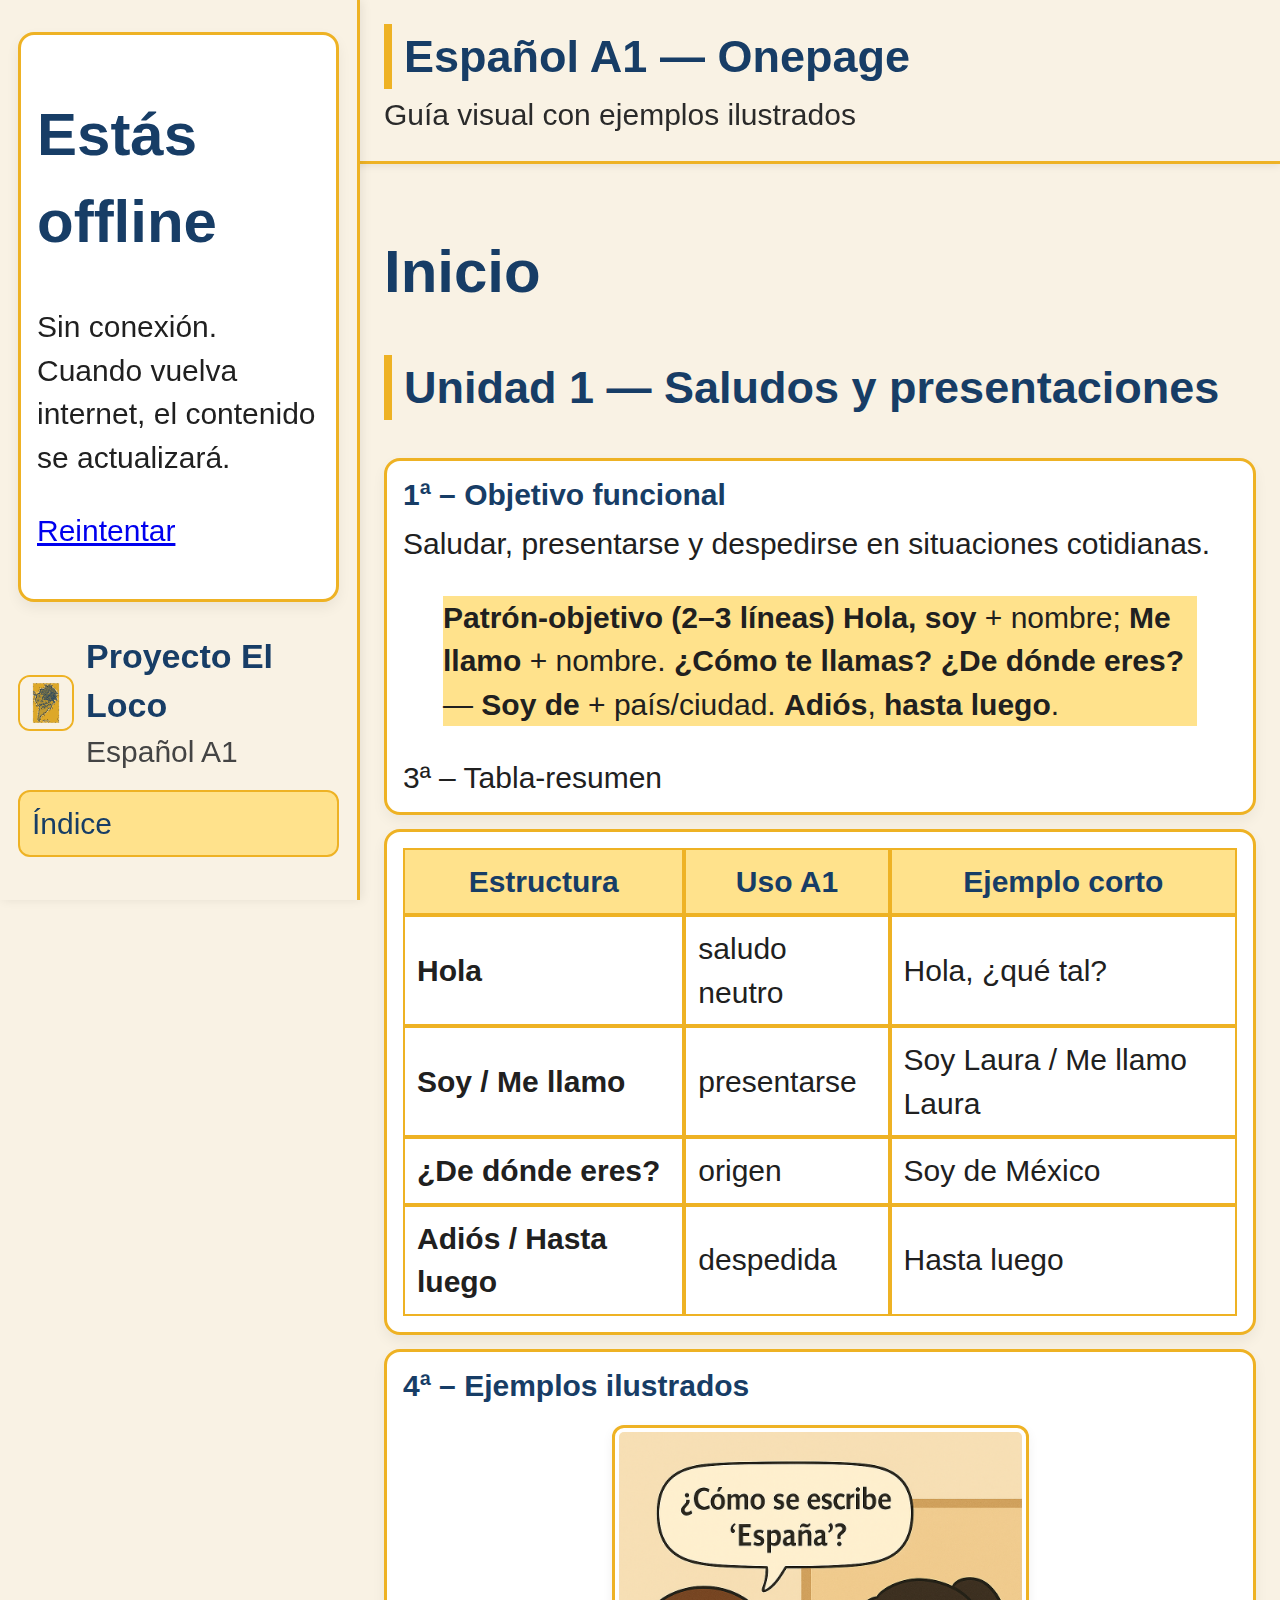
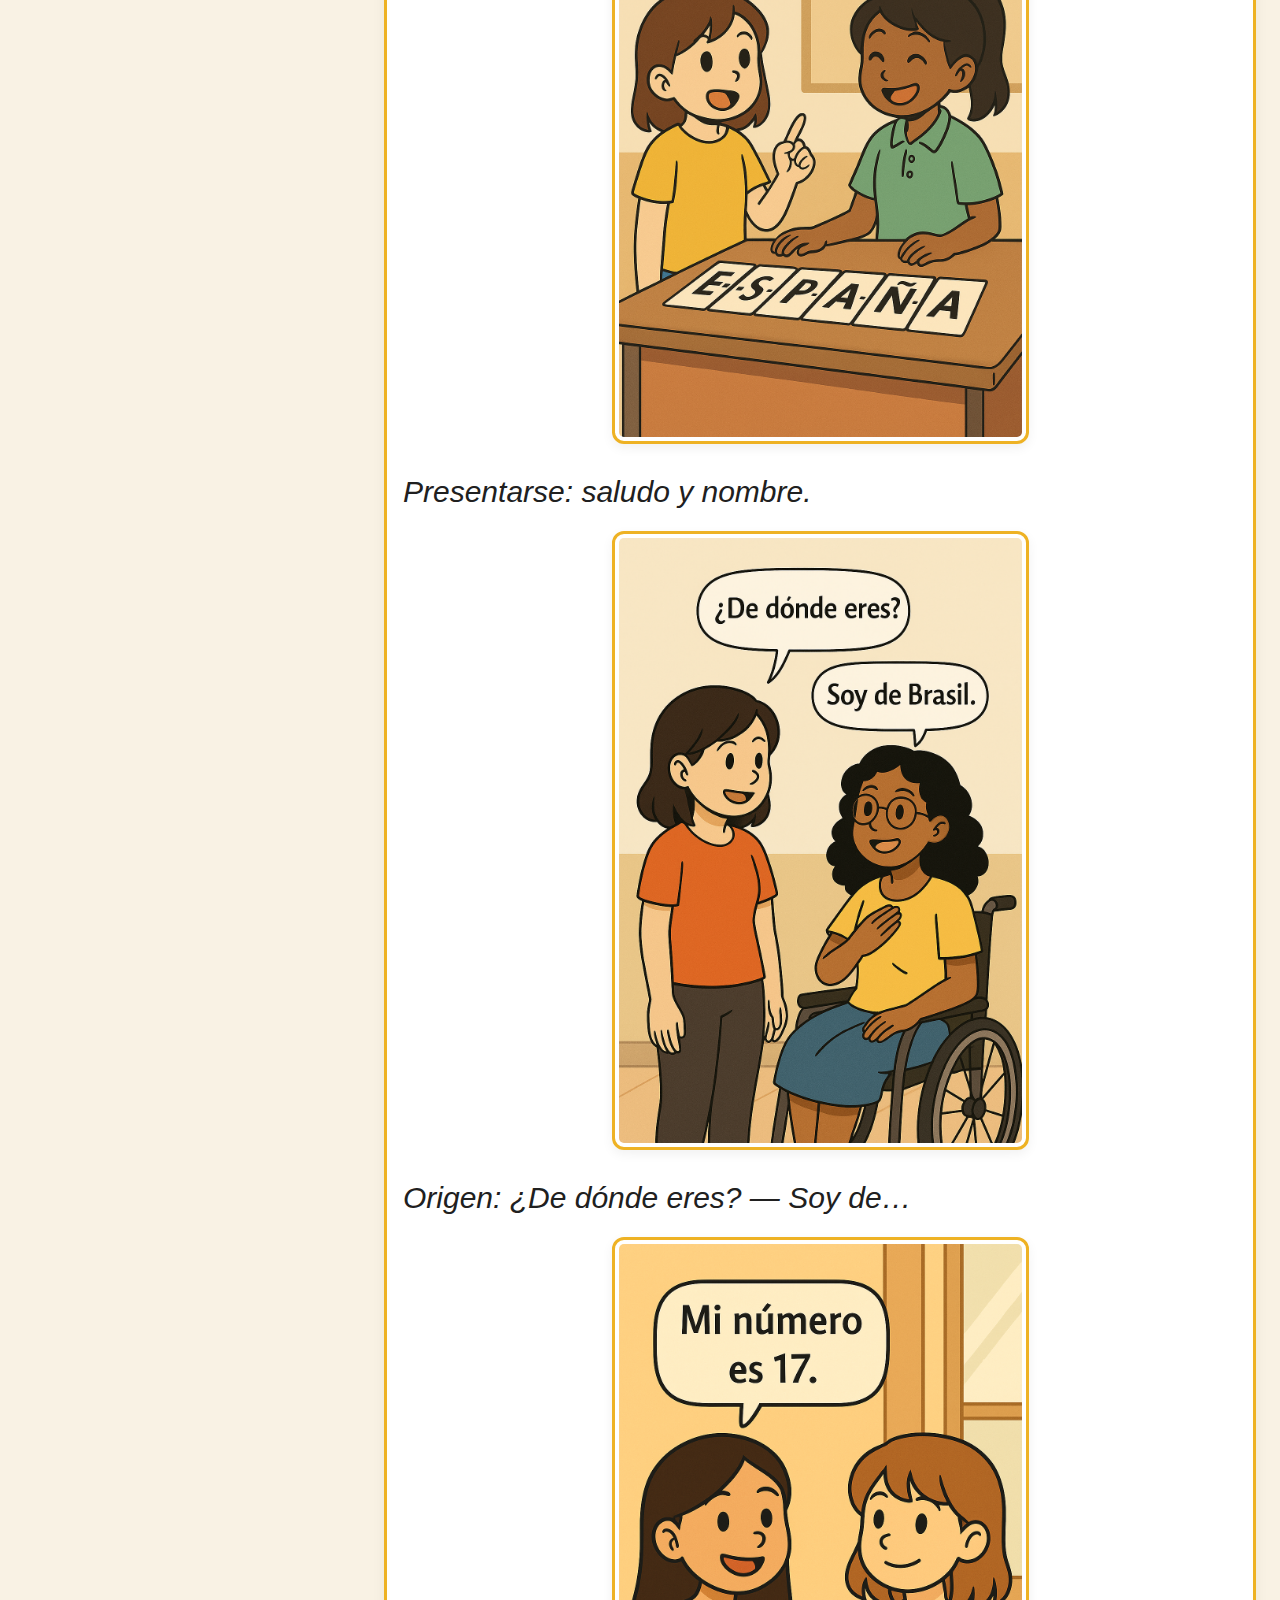
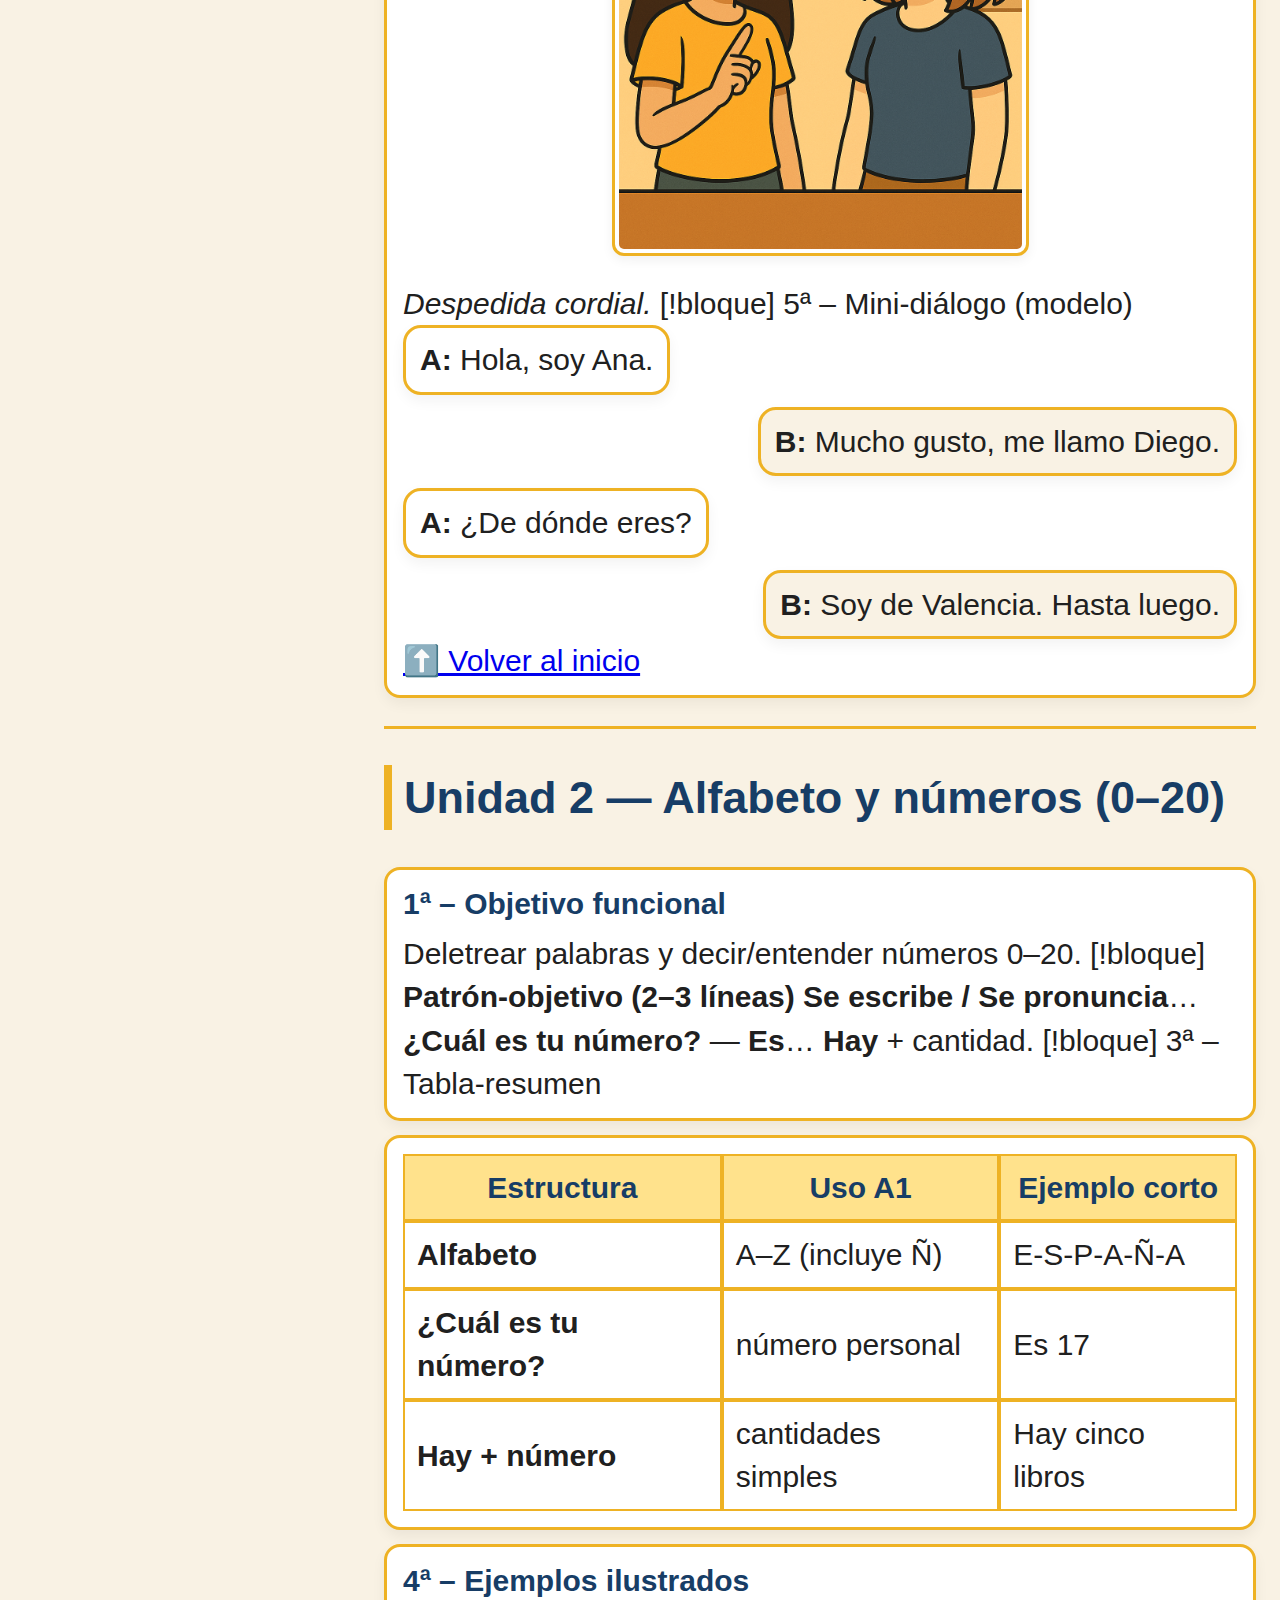
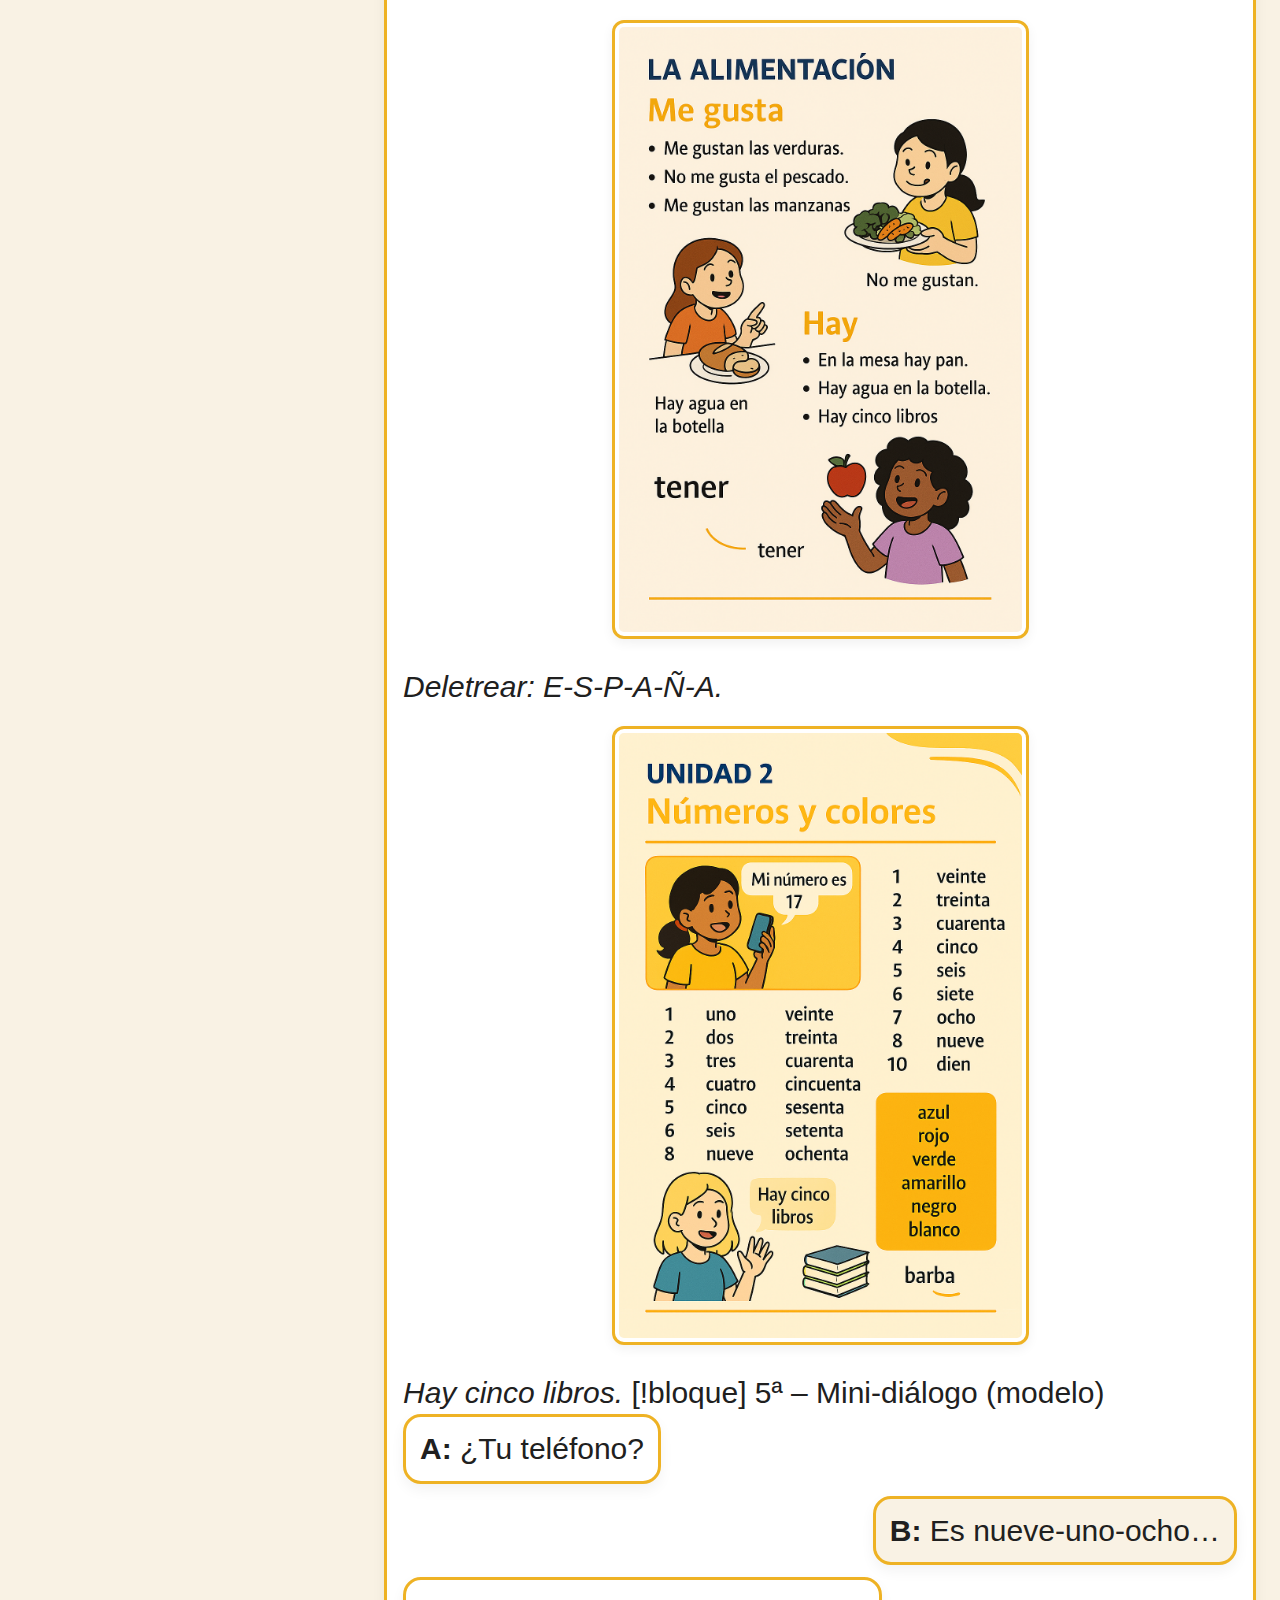
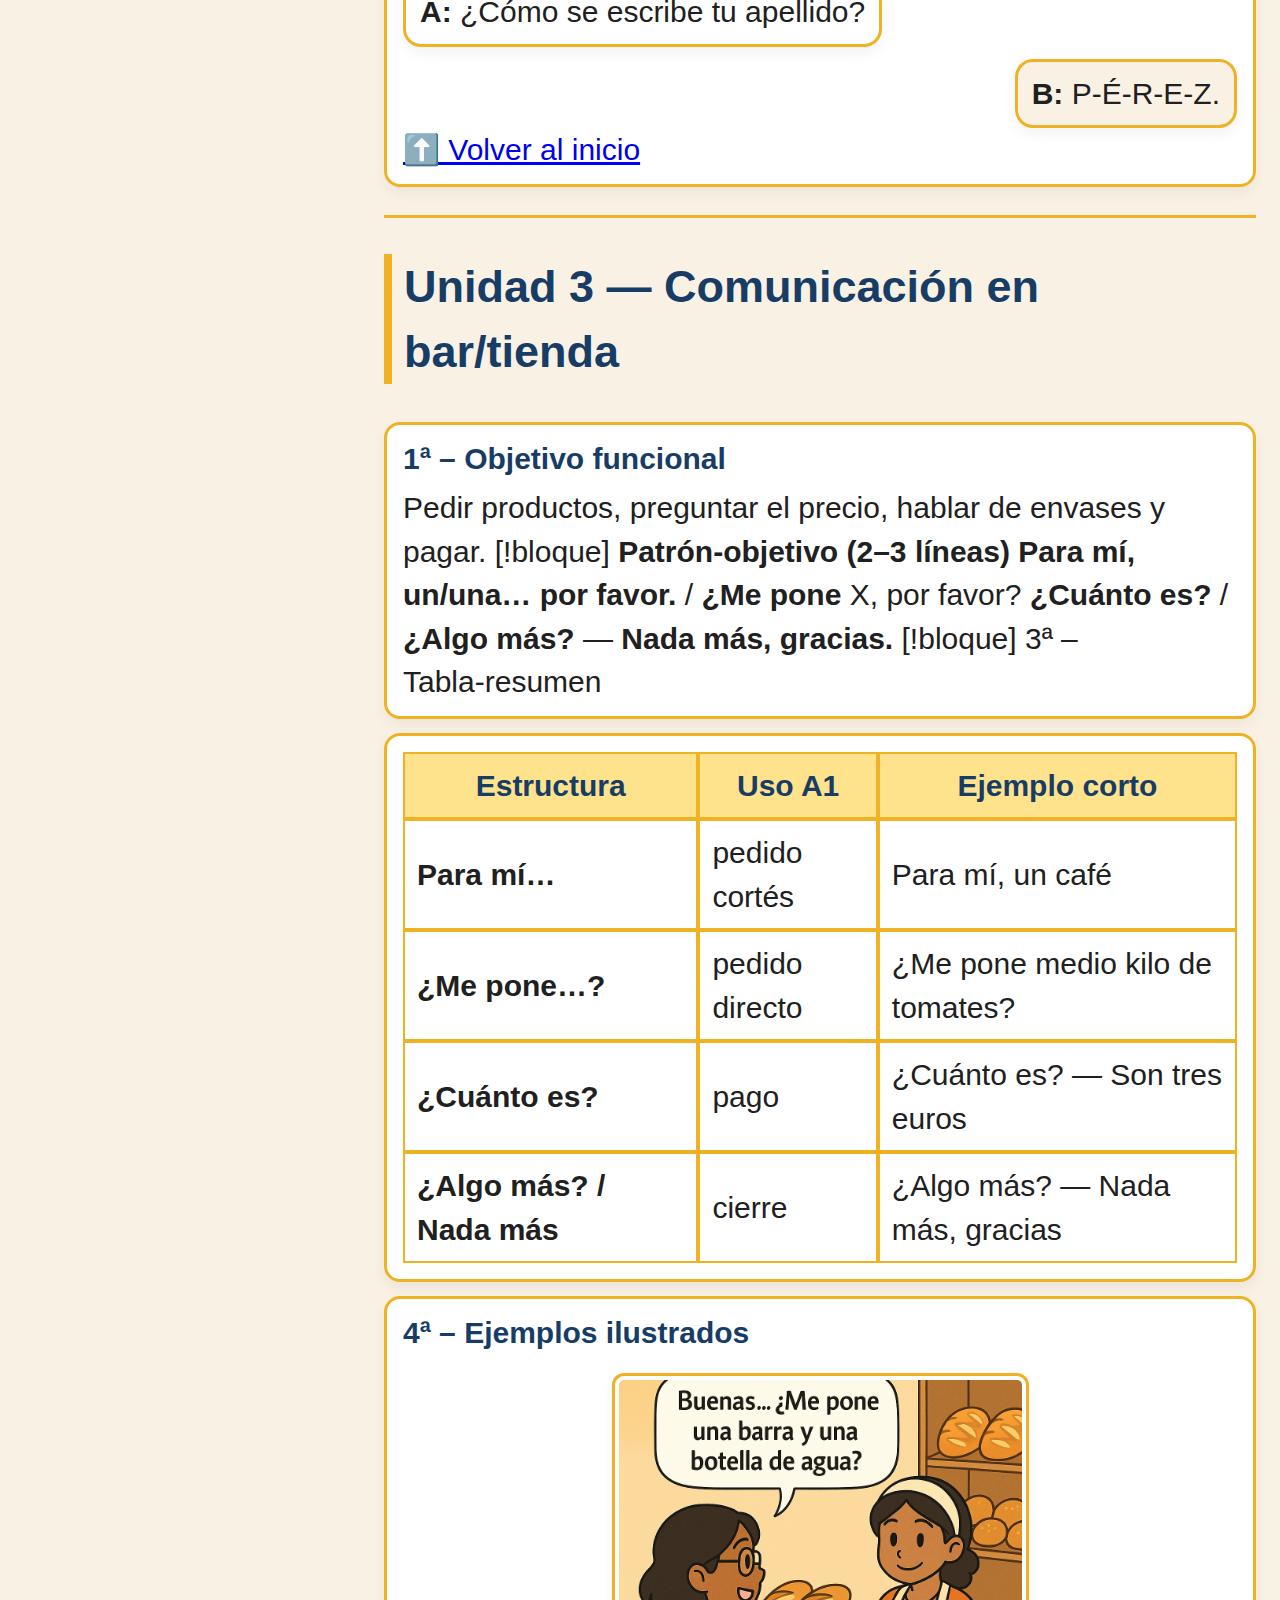
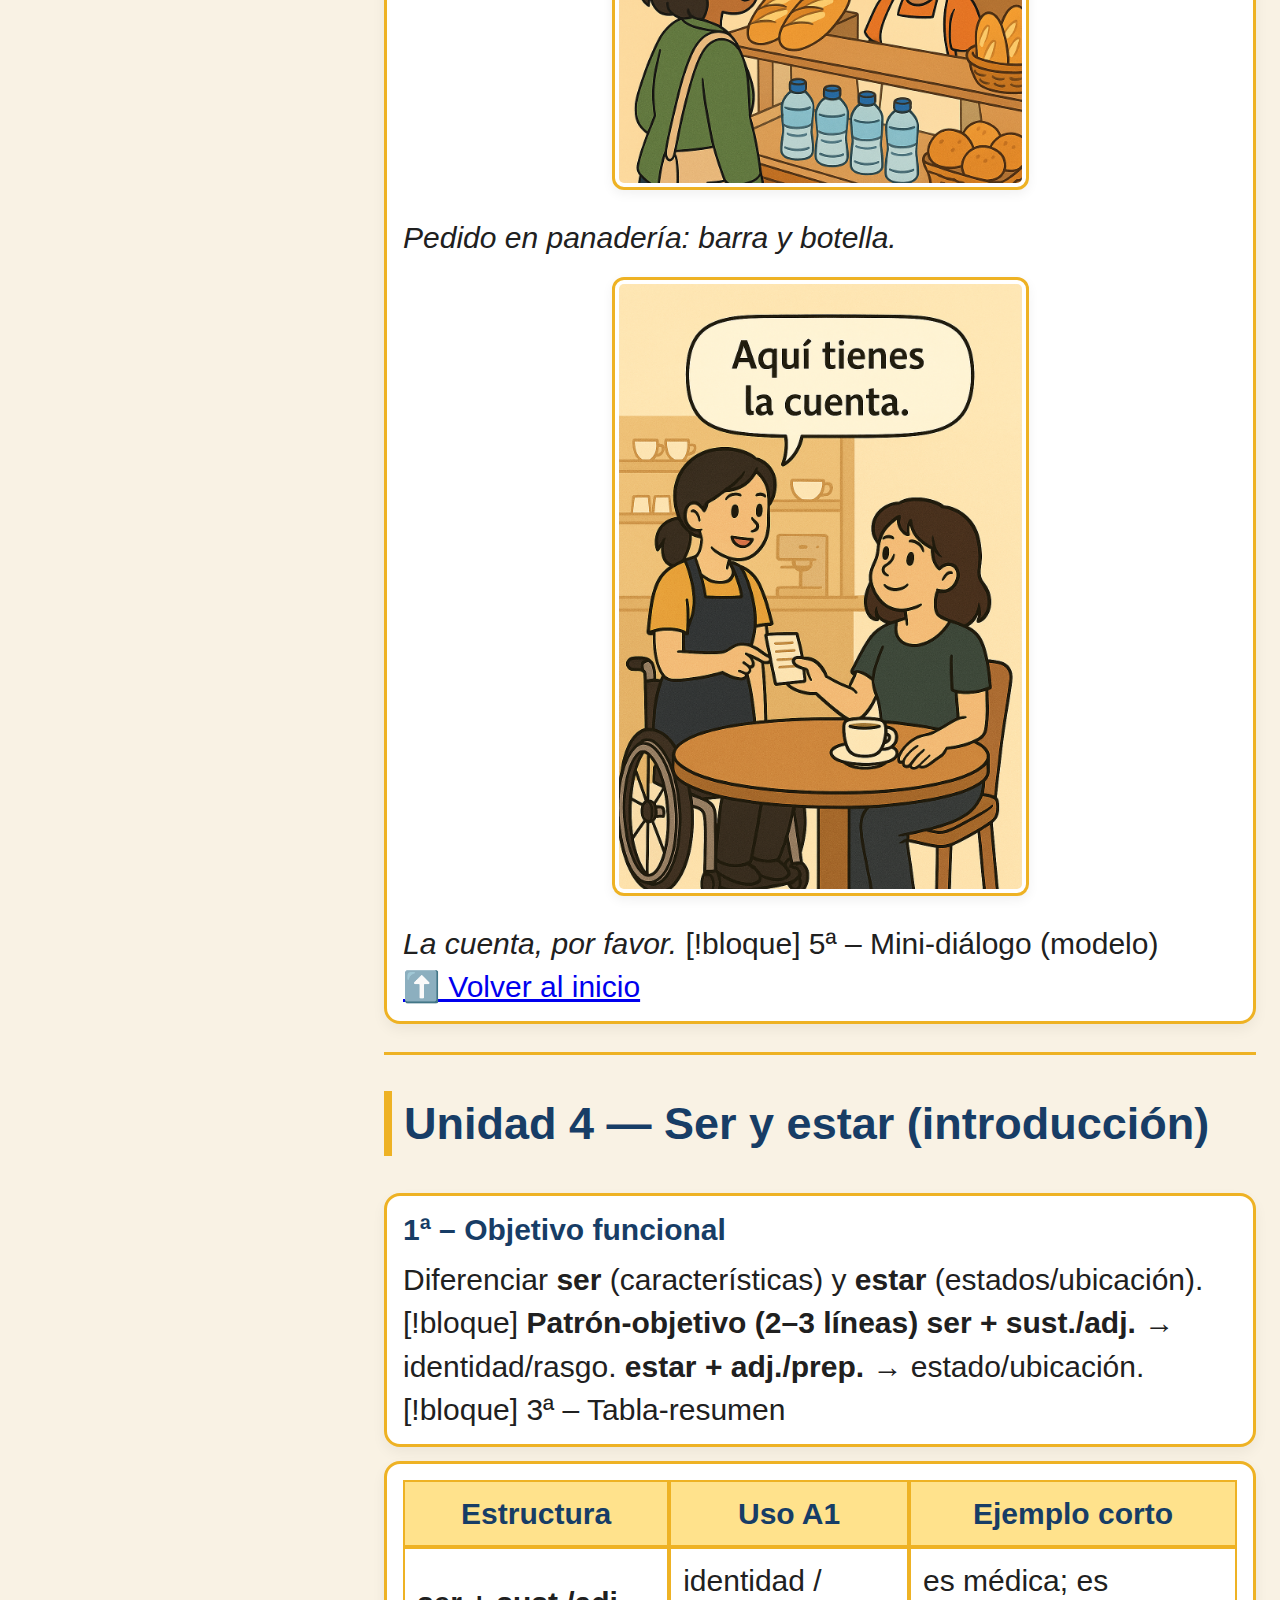
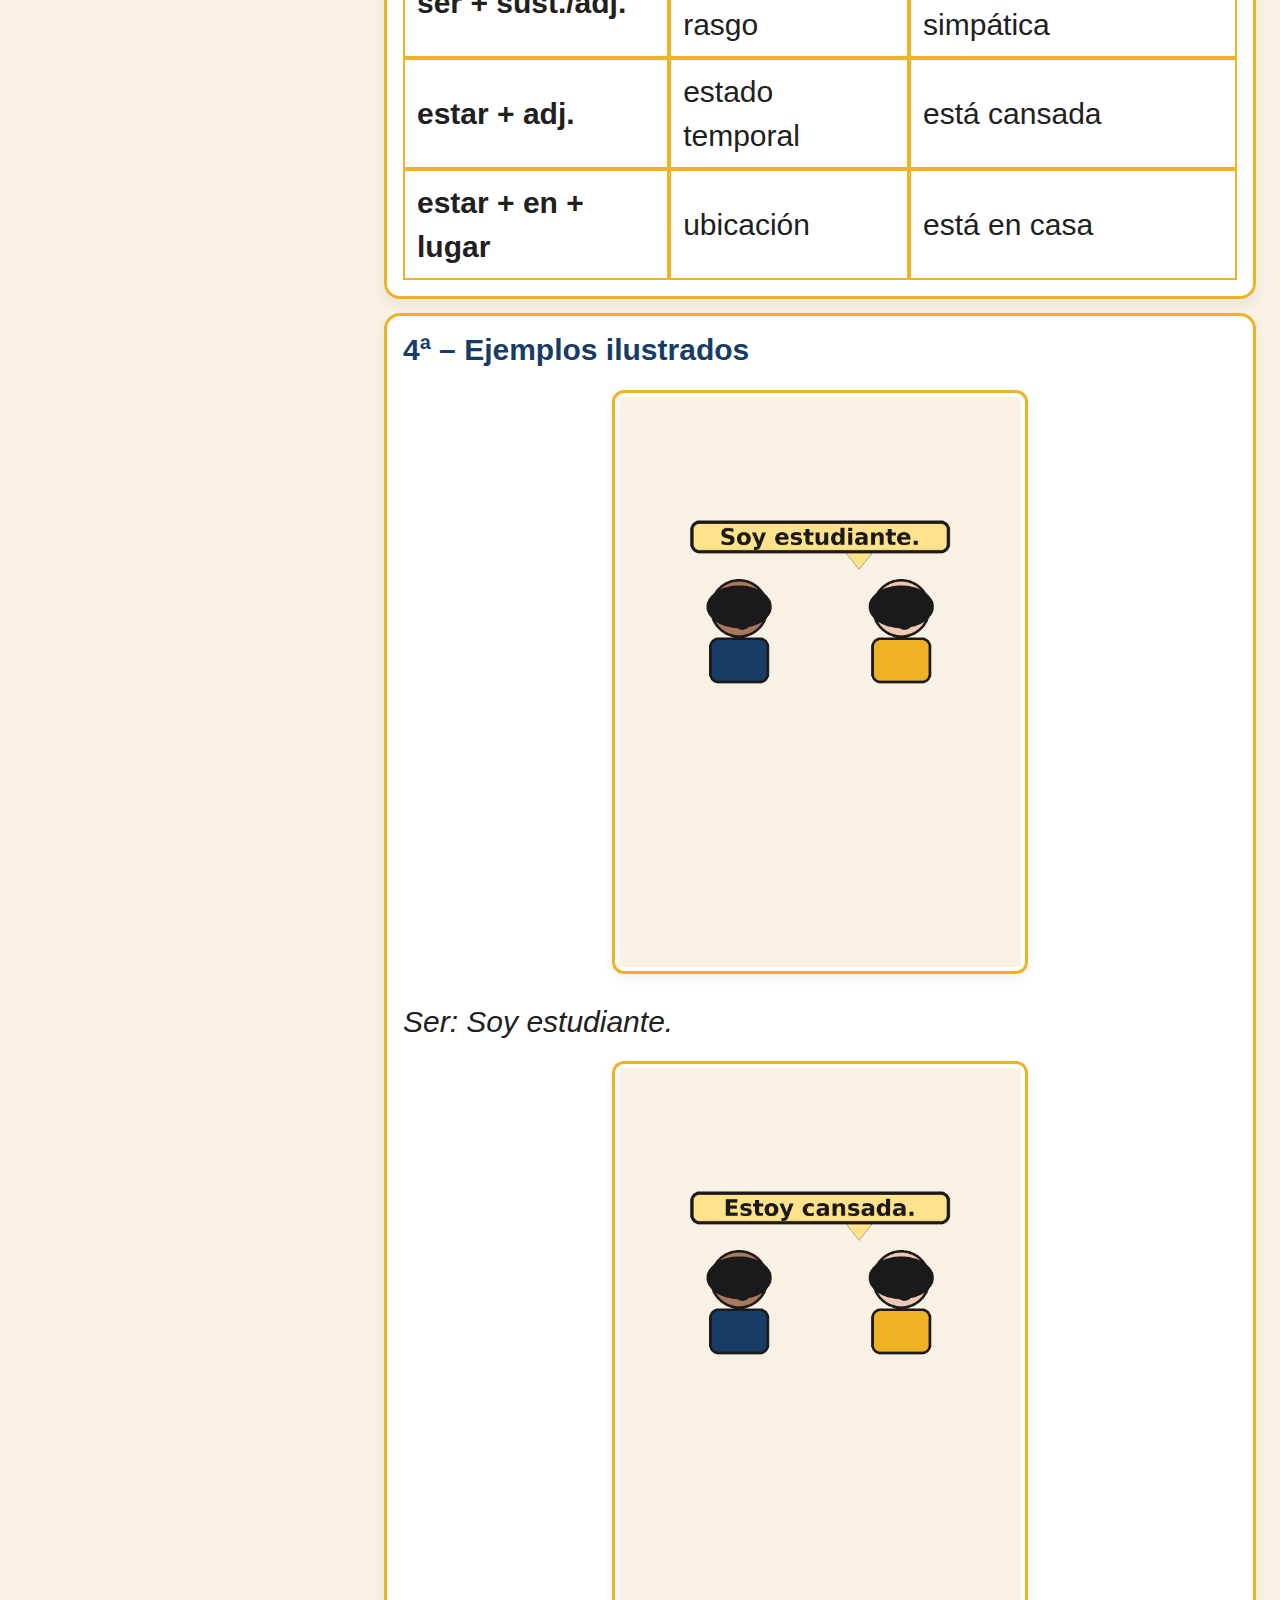
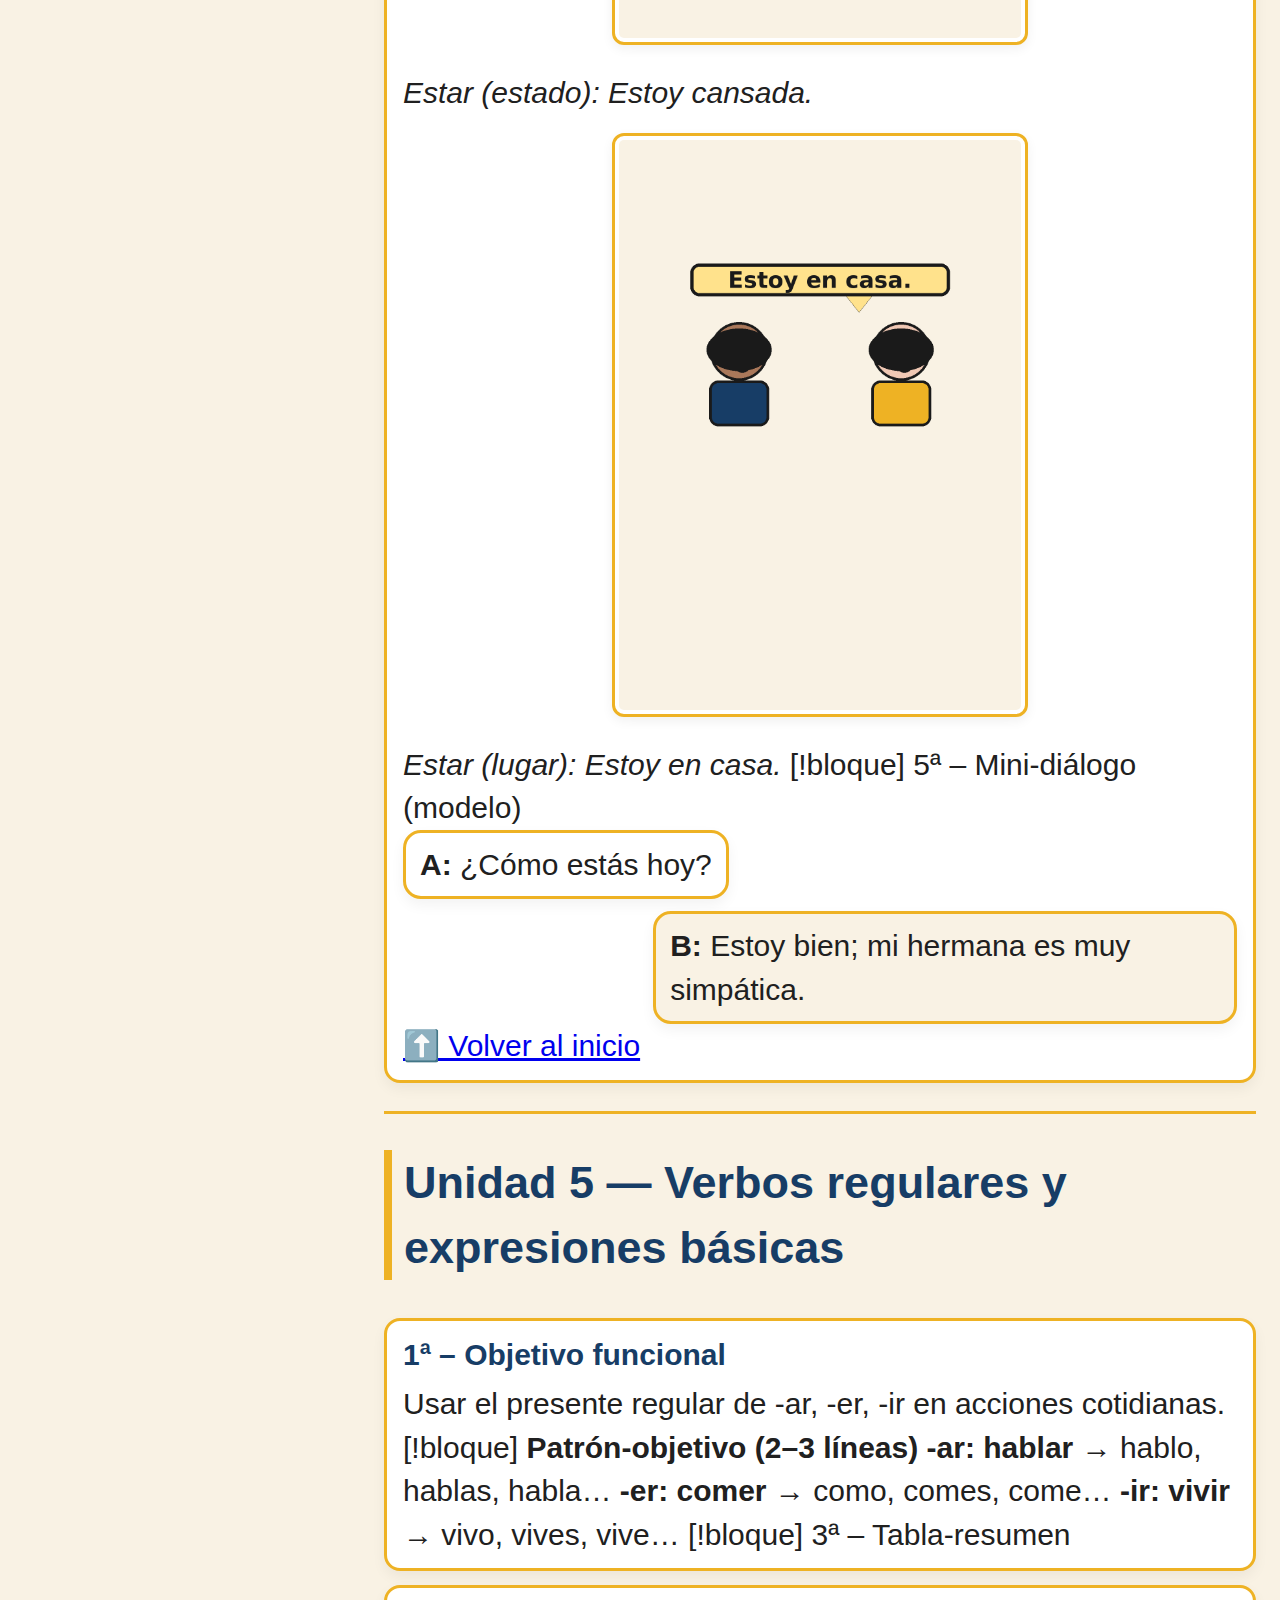
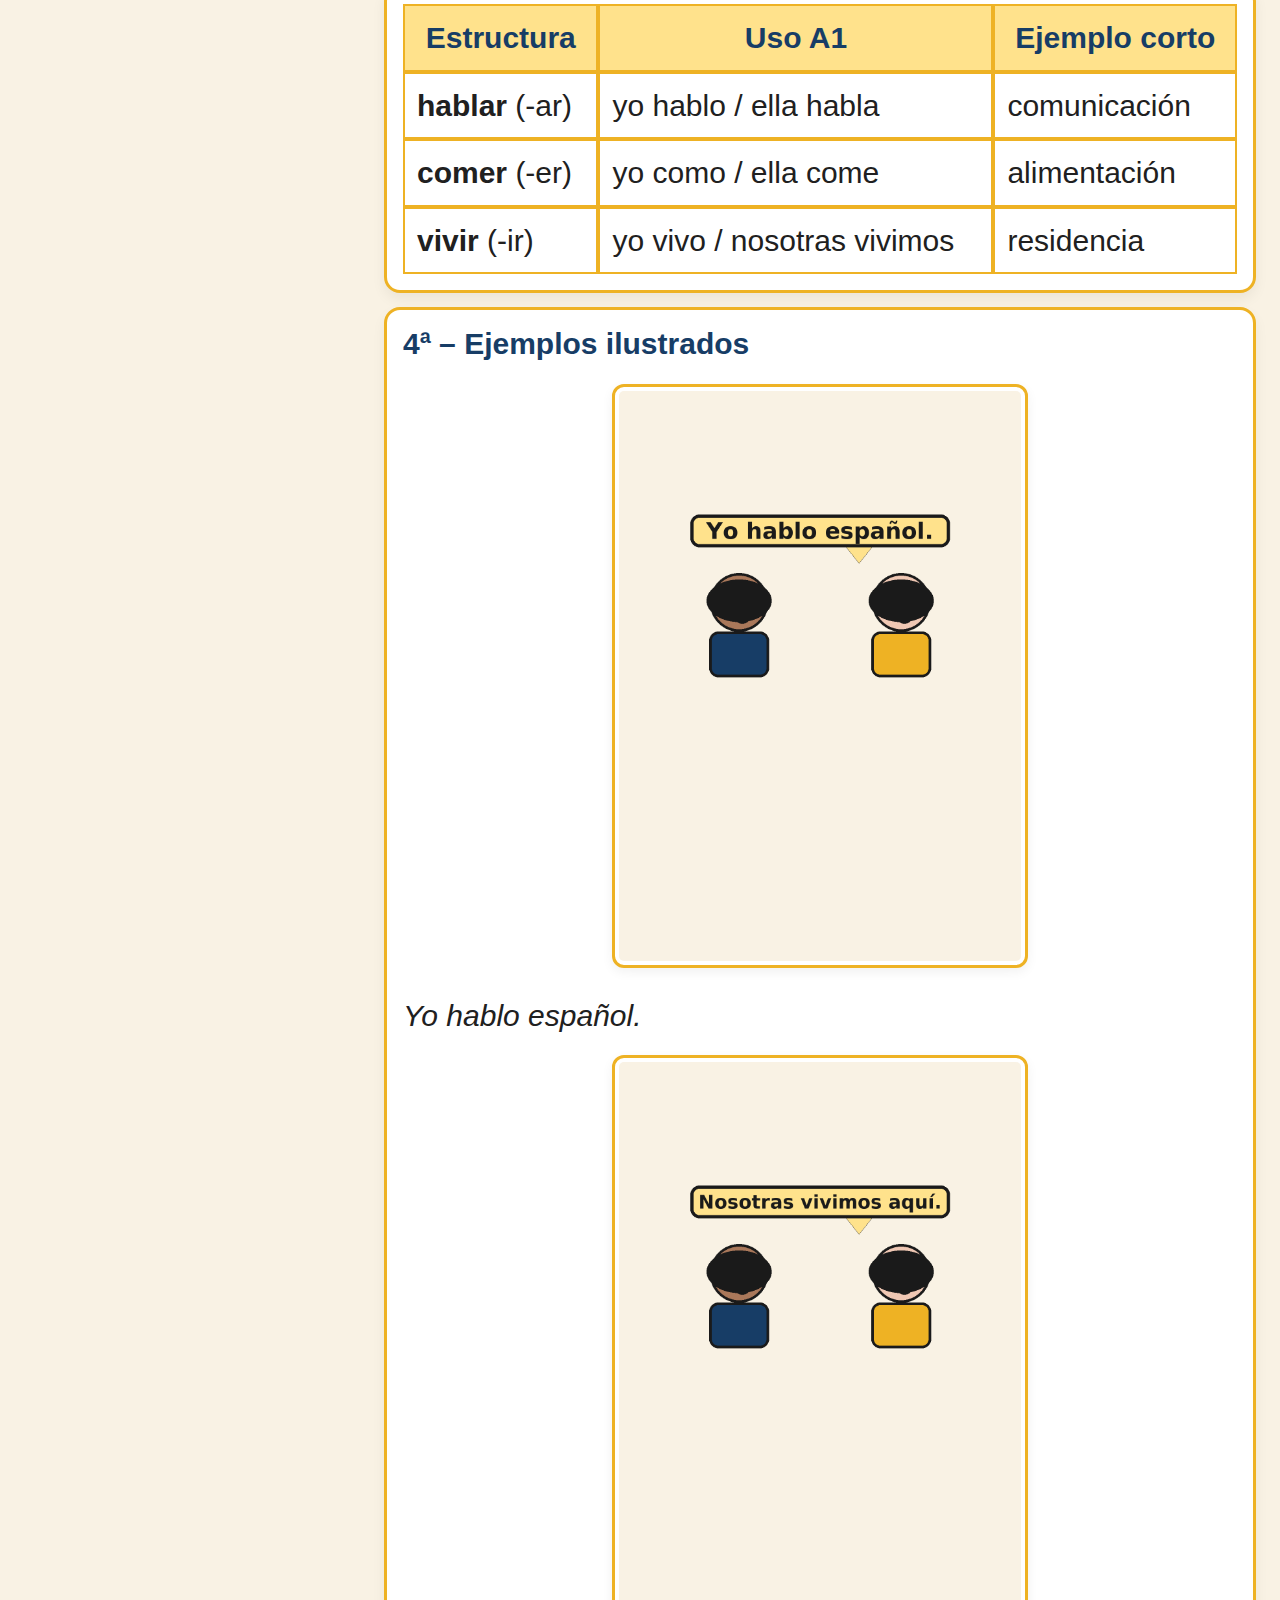
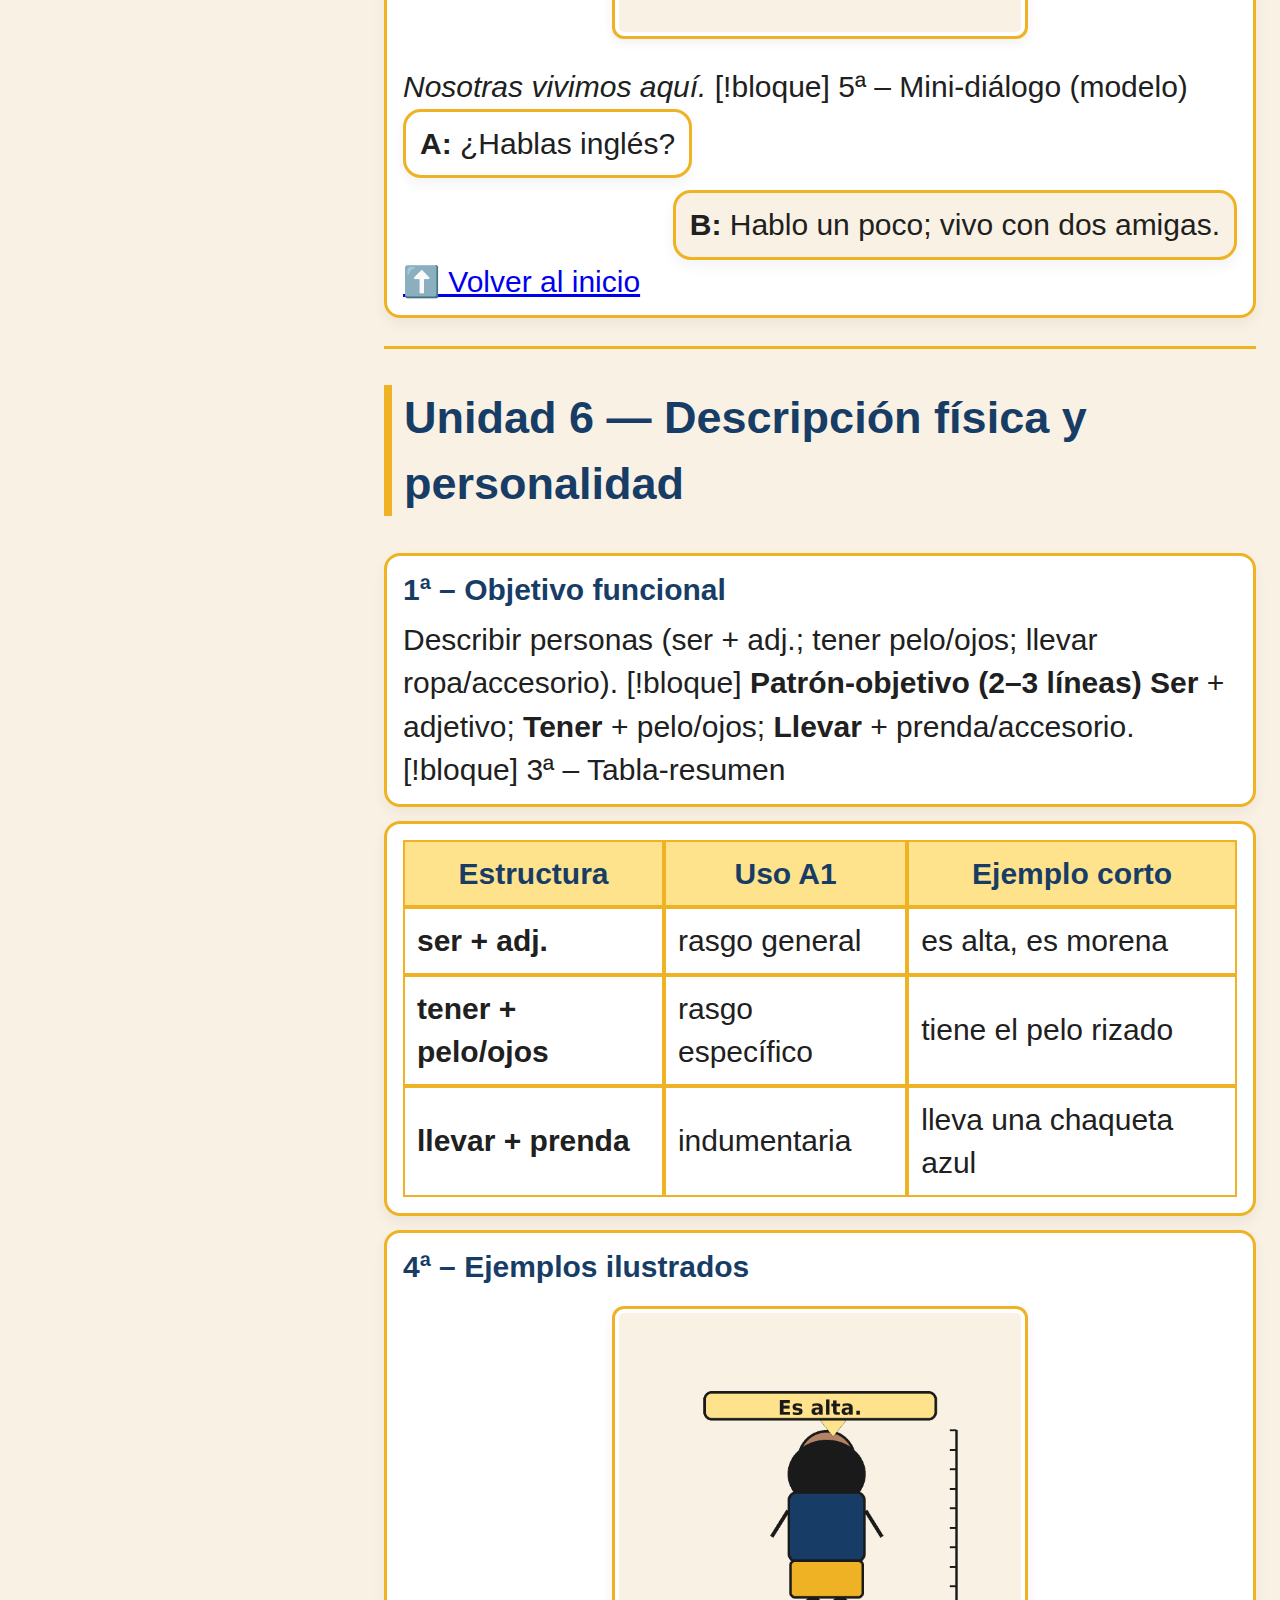
<file: offline.html>
<!DOCTYPE html>
<html lang="es">
  <head>
    <meta charset="utf-8" />
    <meta name="viewport" content="width=device-width, initial-scale=1" />
    <title>Proyecto El Loco — Español A1</title>
    <link rel="icon" href="images/geradas/icon-latam-1024.png" />
    <link rel="stylesheet" href="assets/css/style.css" />
  </head>
  <body>
    <aside class="sidebar open">
      <div class="card">
        <h1>Estás offline</h1>
        <p>
          Sin conexión. Cuando vuelva internet, el contenido se actualizará.
        </p>
        <p><a href="./index.html">Reintentar</a></p>
      </div>
      <div class="brand">
        <img src="images/geradas/apple-touch-icon-latam.png" alt="LATAM" />
        <div>
          <h1>Proyecto El Loco</h1>
          <p class="subtitle">Español A1</p>
        </div>
      </div>
      <nav id="menu">
        <a href="#indice" class="menu-item">Índice</a
        ><a href="#unidad-1---saludos-y-presentaciones" class="menu-item"
          >Unidad 1 — Saludos y presentaciones</a
        ><a href="#unidad-2---alfabeto-y-numeros-0-20" class="menu-item"
          >Unidad 2 — Alfabeto y números (0–20)</a
        ><a href="#unidad-3---comunicacion-en-bar-tienda" class="menu-item"
          >Unidad 3 — Comunicación en bar/tienda</a
        ><a href="#unidad-4---ser-y-estar-introduccion" class="menu-item"
          >Unidad 4 — Ser y estar (introducción)</a
        ><a
          href="#unidad-5---verbos-regulares-y-expresiones-basicas"
          class="menu-item"
          >Unidad 5 — Verbos regulares y expresiones básicas</a
        ><a
          href="#unidad-6---descripcion-fisica-y-personalidad"
          class="menu-item"
          >Unidad 6 — Descripción física y personalidad</a
        ><a href="#unidad-7---colores-y-ropa-basica" class="menu-item"
          >Unidad 7 — Colores y ropa básica</a
        ><a href="#unidad-8---presente-irregulares-frecuentes" class="menu-item"
          >Unidad 8 — Presente: irregulares frecuentes</a
        ><a href="#unidad-9---gustar---doler-me-te-le" class="menu-item"
          >Unidad 9 — Gustar / Doler (me, te, le)</a
        ><a href="#unidad-10---posesion-adjetivos-posesivos" class="menu-item"
          >Unidad 10 — Posesión: adjetivos posesivos</a
        ><a
          href="#sesion-1---llamar-al-camarero-pedir-y-pagar"
          class="menu-item"
          >Sesión 1 — Llamar al camarero, pedir y pagar</a
        ><a
          href="#sesion-2---decidir-que-tomar-querer-preferir"
          class="menu-item"
          >Sesión 2 — Decidir qué tomar: querer/preferir</a
        ><a
          href="#sesion-3---en-el-mercado-cantidades-y-envases"
          class="menu-item"
          >Sesión 3 — En el mercado: cantidades y envases</a
        ><a
          href="#sesion-4---en-el-restaurante-valorar-y-pedir-la-cuenta"
          class="menu-item"
          >Sesión 4 — En el restaurante: valorar y pedir la cuenta</a
        ><a
          href="#apoyos-didacticos-a1---complementacion-rae-profedeele"
          class="menu-item"
          >Apoyos didácticos A1 — Complementación (RAE/ProfeDeELE)</a
        >
      </nav>
      <button id="toggle" aria-label="Abrir/cerrar menú">☰</button>
    </aside>

    <header class="topbar">
      <div class="container">
        <h2>Español A1 — Onepage</h2>
        <p>Guía visual con ejemplos ilustrados</p>
      </div>
    </header>

    <main class="content container">
      <h1 id="inicio">Inicio</h1>

      <h2 id="unidad-1---saludos-y-presentaciones">
        Unidad 1 — Saludos y presentaciones
      </h2>
      <div class="callout bloque">
        <div class="callout-title">1ª – Objetivo funcional</div>
        <div class="callout-content">
          Saludar, presentarse y despedirse en situaciones cotidianas.
          <blockquote>
            <strong>Patrón‑objetivo (2–3 líneas)</strong>
            <strong>Hola, soy</strong> + nombre; <strong>Me llamo</strong> +
            nombre. <strong>¿Cómo te llamas?</strong>
            <strong>¿De dónde eres?</strong> — <strong>Soy de</strong> +
            país/ciudad. <strong>Adiós</strong>, <strong>hasta luego</strong>.
          </blockquote>
          3ª – Tabla‑resumen
        </div>
      </div>
      <div class="card">
        <table class="tbl">
          <thead>
            <tr>
              <th>Estructura</th>
              <th>Uso A1</th>
              <th>Ejemplo corto</th>
            </tr>
          </thead>
          <tbody>
            <tr>
              <td><strong>Hola</strong></td>
              <td>saludo neutro</td>
              <td>Hola, ¿qué tal?</td>
            </tr>
            <tr>
              <td><strong>Soy / Me llamo</strong></td>
              <td>presentarse</td>
              <td>Soy Laura / Me llamo Laura</td>
            </tr>
            <tr>
              <td><strong>¿De dónde eres?</strong></td>
              <td>origen</td>
              <td>Soy de México</td>
            </tr>
            <tr>
              <td><strong>Adiós / Hasta luego</strong></td>
              <td>despedida</td>
              <td>Hasta luego</td>
            </tr>
          </tbody>
        </table>
      </div>

      <div class="callout contenido">
        <div class="callout-title">4ª – Ejemplos ilustrados</div>
        <div class="callout-content">
          <figure class="fig">
            <img
              src="images/geradas/U1_E1_presentarse.png"
              alt="U1_E1_presentarse"
            />
            <figcaption></figcaption>
          </figure>
          <em>Presentarse: saludo y nombre.</em>
          <figure class="fig">
            <img src="images/geradas/U1_E2_origen.png" alt="U1_E2_origen" />
            <figcaption></figcaption>
          </figure>
          <em>Origen: ¿De dónde eres? — Soy de…</em>
          <figure class="fig">
            <img
              src="images/geradas/U1_E3_despedida.png"
              alt="U1_E3_despedida"
            />
            <figcaption></figcaption>
          </figure>
          <em>Despedida cordial.</em>
          [!bloque] 5ª – Mini‑diálogo (modelo)
          <div class="dialog">
            <div class="bubble left"><strong>A:</strong> Hola, soy Ana.</div>
            <div class="bubble right">
              <strong>B:</strong> Mucho gusto, me llamo Diego.
            </div>
            <div class="bubble left"><strong>A:</strong> ¿De dónde eres?</div>
            <div class="bubble right">
              <strong>B:</strong> Soy de Valencia. Hasta luego.
            </div>
          </div>
          <a href="#inicio">⬆️ Volver al inicio</a>
        </div>
      </div>

      <hr class="sep" />

      <h2 id="unidad-2---alfabeto-y-numeros-0-20">
        Unidad 2 — Alfabeto y números (0–20)
      </h2>
      <div class="callout bloque">
        <div class="callout-title">1ª – Objetivo funcional</div>
        <div class="callout-content">
          Deletrear palabras y decir/entender números 0–20. [!bloque]
          <strong>Patrón‑objetivo (2–3 líneas)</strong>
          <strong>Se escribe / Se pronuncia</strong>…
          <strong>¿Cuál es tu número?</strong> — <strong>Es</strong>…
          <strong>Hay</strong> + cantidad. [!bloque] 3ª – Tabla‑resumen
        </div>
      </div>
      <div class="card">
        <table class="tbl">
          <thead>
            <tr>
              <th>Estructura</th>
              <th>Uso A1</th>
              <th>Ejemplo corto</th>
            </tr>
          </thead>
          <tbody>
            <tr>
              <td><strong>Alfabeto</strong></td>
              <td>A–Z (incluye Ñ)</td>
              <td>E‑S‑P‑A‑Ñ‑A</td>
            </tr>
            <tr>
              <td><strong>¿Cuál es tu número?</strong></td>
              <td>número personal</td>
              <td>Es 17</td>
            </tr>
            <tr>
              <td><strong>Hay + número</strong></td>
              <td>cantidades simples</td>
              <td>Hay cinco libros</td>
            </tr>
          </tbody>
        </table>
      </div>

      <div class="callout contenido">
        <div class="callout-title">4ª – Ejemplos ilustrados</div>
        <div class="callout-content">
          <figure class="fig">
            <img
              src="images/geradas/U2_E1_deletrear.png"
              alt="U2_E1_deletrear"
            />
            <figcaption></figcaption>
          </figure>
          <em>Deletrear: E‑S‑P‑A‑Ñ‑A.</em>
          <figure class="fig">
            <img
              src="images/geradas/U2_E3_cantidades.png"
              alt="U2_E3_cantidades"
            />
            <figcaption></figcaption>
          </figure>
          <em>Hay cinco libros.</em>
          [!bloque] 5ª – Mini‑diálogo (modelo)
          <div class="dialog">
            <div class="bubble left"><strong>A:</strong> ¿Tu teléfono?</div>
            <div class="bubble right">
              <strong>B:</strong> Es nueve‑uno‑ocho…
            </div>
            <div class="bubble left">
              <strong>A:</strong> ¿Cómo se escribe tu apellido?
            </div>
            <div class="bubble right"><strong>B:</strong> P‑É‑R‑E‑Z.</div>
          </div>
          <a href="#inicio">⬆️ Volver al inicio</a>
        </div>
      </div>

      <hr class="sep" />

      <h2 id="unidad-3---comunicacion-en-bar-tienda">
        Unidad 3 — Comunicación en bar/tienda
      </h2>
      <div class="callout bloque">
        <div class="callout-title">1ª – Objetivo funcional</div>
        <div class="callout-content">
          Pedir productos, preguntar el precio, hablar de envases y pagar.
          [!bloque] <strong>Patrón‑objetivo (2–3 líneas)</strong>
          <strong>Para mí, un/una… por favor.</strong> /
          <strong>¿Me pone</strong> X, por favor? <strong>¿Cuánto es?</strong> /
          <strong>¿Algo más?</strong> —
          <strong>Nada más, gracias.</strong> [!bloque] 3ª – Tabla‑resumen
        </div>
      </div>
      <div class="card">
        <table class="tbl">
          <thead>
            <tr>
              <th>Estructura</th>
              <th>Uso A1</th>
              <th>Ejemplo corto</th>
            </tr>
          </thead>
          <tbody>
            <tr>
              <td><strong>Para mí…</strong></td>
              <td>pedido cortés</td>
              <td>Para mí, un café</td>
            </tr>
            <tr>
              <td><strong>¿Me pone…?</strong></td>
              <td>pedido directo</td>
              <td>¿Me pone medio kilo de tomates?</td>
            </tr>
            <tr>
              <td><strong>¿Cuánto es?</strong></td>
              <td>pago</td>
              <td>¿Cuánto es? — Son tres euros</td>
            </tr>
            <tr>
              <td><strong>¿Algo más? / Nada más</strong></td>
              <td>cierre</td>
              <td>¿Algo más? — Nada más, gracias</td>
            </tr>
          </tbody>
        </table>
      </div>

      <div class="callout contenido">
        <div class="callout-title">4ª – Ejemplos ilustrados</div>
        <div class="callout-content">
          <figure class="fig">
            <img
              src="images/geradas/U3_E1_barra_botella.png"
              alt="U3_E1_barra_botella"
            />
            <figcaption></figcaption>
          </figure>
          <em>Pedido en panadería: barra y botella.</em>
          <figure class="fig">
            <img
              src="images/geradas/U3_E3_la_cuenta.png"
              alt="U3_E3_la_cuenta"
            />
            <figcaption></figcaption>
          </figure>
          <em>La cuenta, por favor.</em>
          [!bloque] 5ª – Mini‑diálogo (modelo)
          <div class="dialog"></div>
          <a href="#inicio">⬆️ Volver al inicio</a>
        </div>
      </div>

      <hr class="sep" />

      <h2 id="unidad-4---ser-y-estar-introduccion">
        Unidad 4 — Ser y estar (introducción)
      </h2>
      <div class="callout bloque">
        <div class="callout-title">1ª – Objetivo funcional</div>
        <div class="callout-content">
          Diferenciar <strong>ser</strong> (características) y
          <strong>estar</strong> (estados/ubicación). [!bloque]
          <strong>Patrón‑objetivo (2–3 líneas)</strong>
          <strong>ser + sust./adj.</strong> → identidad/rasgo.
          <strong>estar + adj./prep.</strong> → estado/ubicación. [!bloque] 3ª –
          Tabla‑resumen
        </div>
      </div>
      <div class="card">
        <table class="tbl">
          <thead>
            <tr>
              <th>Estructura</th>
              <th>Uso A1</th>
              <th>Ejemplo corto</th>
            </tr>
          </thead>
          <tbody>
            <tr>
              <td><strong>ser + sust./adj.</strong></td>
              <td>identidad / rasgo</td>
              <td>es médica; es simpática</td>
            </tr>
            <tr>
              <td><strong>estar + adj.</strong></td>
              <td>estado temporal</td>
              <td>está cansada</td>
            </tr>
            <tr>
              <td><strong>estar + en + lugar</strong></td>
              <td>ubicación</td>
              <td>está en casa</td>
            </tr>
          </tbody>
        </table>
      </div>

      <div class="callout contenido">
        <div class="callout-title">4ª – Ejemplos ilustrados</div>
        <div class="callout-content">
          <figure class="fig">
            <img
              src="images/geradas/U4_E1_ser_caracteristica.png"
              alt="U4_E1_ser_caracteristica"
            />
            <figcaption></figcaption>
          </figure>
          <em>Ser: Soy estudiante.</em>
          <figure class="fig">
            <img
              src="images/geradas/U4_E2_estar_estado.png"
              alt="U4_E2_estar_estado"
            />
            <figcaption></figcaption>
          </figure>
          <em>Estar (estado): Estoy cansada.</em>
          <figure class="fig">
            <img
              src="images/geradas/U4_E3_estar_ubicacion.png"
              alt="U4_E3_estar_ubicacion"
            />
            <figcaption></figcaption>
          </figure>
          <em>Estar (lugar): Estoy en casa.</em>
          [!bloque] 5ª – Mini‑diálogo (modelo)
          <div class="dialog">
            <div class="bubble left"><strong>A:</strong> ¿Cómo estás hoy?</div>
            <div class="bubble right">
              <strong>B:</strong> Estoy bien; mi hermana es muy simpática.
            </div>
          </div>
          <a href="#inicio">⬆️ Volver al inicio</a>
        </div>
      </div>

      <hr class="sep" />

      <h2 id="unidad-5---verbos-regulares-y-expresiones-basicas">
        Unidad 5 — Verbos regulares y expresiones básicas
      </h2>
      <div class="callout bloque">
        <div class="callout-title">1ª – Objetivo funcional</div>
        <div class="callout-content">
          Usar el presente regular de -ar, -er, -ir en acciones cotidianas.
          [!bloque] <strong>Patrón‑objetivo (2–3 líneas)</strong>
          <strong>-ar: hablar</strong> → hablo, hablas, habla…
          <strong>-er: comer</strong> → como, comes, come…
          <strong>-ir: vivir</strong> → vivo, vives, vive… [!bloque] 3ª –
          Tabla‑resumen
        </div>
      </div>
      <div class="card">
        <table class="tbl">
          <thead>
            <tr>
              <th>Estructura</th>
              <th>Uso A1</th>
              <th>Ejemplo corto</th>
            </tr>
          </thead>
          <tbody>
            <tr>
              <td><strong>hablar</strong> (-ar)</td>
              <td>yo hablo / ella habla</td>
              <td>comunicación</td>
            </tr>
            <tr>
              <td><strong>comer</strong> (-er)</td>
              <td>yo como / ella come</td>
              <td>alimentación</td>
            </tr>
            <tr>
              <td><strong>vivir</strong> (-ir)</td>
              <td>yo vivo / nosotras vivimos</td>
              <td>residencia</td>
            </tr>
          </tbody>
        </table>
      </div>

      <div class="callout contenido">
        <div class="callout-title">4ª – Ejemplos ilustrados</div>
        <div class="callout-content">
          <figure class="fig">
            <img
              src="images/geradas/U5_E1_hablar_presente.png"
              alt="U5_E1_hablar_presente"
            />
            <figcaption></figcaption>
          </figure>
          <em>Yo hablo español.</em>
          <figure class="fig">
            <img
              src="images/geradas/U5_E2_vivir_presente.png"
              alt="U5_E2_vivir_presente"
            />
            <figcaption></figcaption>
          </figure>
          <em>Nosotras vivimos aquí.</em>
          [!bloque] 5ª – Mini‑diálogo (modelo)
          <div class="dialog">
            <div class="bubble left"><strong>A:</strong> ¿Hablas inglés?</div>
            <div class="bubble right">
              <strong>B:</strong> Hablo un poco; vivo con dos amigas.
            </div>
          </div>
          <a href="#inicio">⬆️ Volver al inicio</a>
        </div>
      </div>

      <hr class="sep" />

      <h2 id="unidad-6---descripcion-fisica-y-personalidad">
        Unidad 6 — Descripción física y personalidad
      </h2>
      <div class="callout bloque">
        <div class="callout-title">1ª – Objetivo funcional</div>
        <div class="callout-content">
          Describir personas (ser + adj.; tener pelo/ojos; llevar
          ropa/accesorio). [!bloque]
          <strong>Patrón‑objetivo (2–3 líneas)</strong> <strong>Ser</strong> +
          adjetivo; <strong>Tener</strong> + pelo/ojos;
          <strong>Llevar</strong> + prenda/accesorio. [!bloque] 3ª –
          Tabla‑resumen
        </div>
      </div>
      <div class="card">
        <table class="tbl">
          <thead>
            <tr>
              <th>Estructura</th>
              <th>Uso A1</th>
              <th>Ejemplo corto</th>
            </tr>
          </thead>
          <tbody>
            <tr>
              <td><strong>ser + adj.</strong></td>
              <td>rasgo general</td>
              <td>es alta, es morena</td>
            </tr>
            <tr>
              <td><strong>tener + pelo/ojos</strong></td>
              <td>rasgo específico</td>
              <td>tiene el pelo rizado</td>
            </tr>
            <tr>
              <td><strong>llevar + prenda</strong></td>
              <td>indumentaria</td>
              <td>lleva una chaqueta azul</td>
            </tr>
          </tbody>
        </table>
      </div>

      <div class="callout contenido">
        <div class="callout-title">4ª – Ejemplos ilustrados</div>
        <div class="callout-content">
          <figure class="fig">
            <img
              src="images/geradas/U6_E1_ser_adjetivo.png"
              alt="U6_E1_ser_adjetivo"
            />
            <figcaption></figcaption>
          </figure>
          <em>Ser + adjetivo (retrato).</em>
          <figure class="fig">
            <img
              src="images/geradas/U6_E2_tener_pelo_ojos.png"
              alt="U6_E2_tener_pelo_ojos"
            />
            <figcaption></figcaption>
          </figure>
          <em>Tener pelo/ojos (primeros planos).</em>
          <figure class="fig">
            <img
              src="images/geradas/U6_E3_llevar_ropa.png"
              alt="U6_E3_llevar_ropa"
            />
            <figcaption></figcaption>
          </figure>
          <em>Llevar ropa/accesorio.</em>
          [!bloque] 5ª – Mini‑diálogo (modelo)
          <div class="dialog">
            <div class="bubble left">
              <strong>A:</strong> ¿Cómo es tu hermana?
            </div>
            <div class="bubble right">
              <strong>B:</strong> Es baja y tiene los ojos verdes; hoy lleva un
              vestido negro.
            </div>
          </div>
          <a href="#inicio">⬆️ Volver al inicio</a>
        </div>
      </div>

      <hr class="sep" />

      <h2 id="unidad-7---colores-y-ropa-basica">
        Unidad 7 — Colores y ropa básica
      </h2>
      <div class="callout bloque">
        <div class="callout-title">1ª – Objetivo funcional</div>
        <div class="callout-content">
          Nombrar colores y hacer acuerdo de género/número con prendas.
          [!bloque] <strong>Patrón‑objetivo (2–3 líneas)</strong> prenda + color
          (camiseta roja); <strong>de color + X</strong>; plural: zapatos
          negros. [!bloque] 3ª – Tabla‑resumen
        </div>
      </div>
      <div class="card">
        <table class="tbl">
          <thead>
            <tr>
              <th>Estructura</th>
              <th>Uso A1</th>
              <th>Ejemplo corto</th>
            </tr>
          </thead>
          <tbody>
            <tr>
              <td><strong>colores</strong></td>
              <td>básicos A1</td>
              <td>rojo, azul, verde, amarillo, negro, blanco</td>
            </tr>
            <tr>
              <td><strong>acuerdo</strong></td>
              <td>género/número</td>
              <td>zapato negro / zapatos negros</td>
            </tr>
            <tr>
              <td><strong>invariables</strong></td>
              <td>adjetivos</td>
              <td>rosa, naranja, violeta, beige</td>
            </tr>
          </tbody>
        </table>
      </div>

      <div class="callout contenido">
        <div class="callout-title">4ª – Ejemplos ilustrados</div>
        <div class="callout-content">
          <figure class="fig">
            <img
              src="images/geradas/U7_E1_muestrario_colores.png"
              alt="U7_E1_muestrario_colores"
            />
            <figcaption></figcaption>
          </figure>
          <em>Muestrario: rojo, azul, verde, amarillo, negro, blanco.</em>
          <figure class="fig">
            <img
              src="images/geradas/U7_E2_acuerdo_plural.png"
              alt="U7_E2_acuerdo_plural"
            />
            <figcaption></figcaption>
          </figure>
          <em>Acuerdo: zapatos negros.</em>
          <figure class="fig">
            <img
              src="images/geradas/U7_E3_compra_ropa.png"
              alt="U7_E3_compra_ropa"
            />
            <figcaption></figcaption>
          </figure>
          <em>Compra: Quiero una camiseta roja.</em>
          [!bloque] 5ª – Mini‑diálogo (modelo)
          <div class="dialog"></div>
          <a href="#inicio">⬆️ Volver al inicio</a>
        </div>
      </div>

      <hr class="sep" />

      <h2 id="unidad-8---presente-irregulares-frecuentes">
        Unidad 8 — Presente: irregulares frecuentes
      </h2>
      <div class="callout bloque">
        <div class="callout-title">1ª – Objetivo funcional</div>
        <div class="callout-content">
          Expresar deseo, capacidad, edad y movimiento con irregulares comunes.
          [!bloque] <strong>Patrón‑objetivo (2–3 líneas)</strong>
          <strong>querer, preferir</strong> (e→ie);
          <strong>poder</strong> (o→ue); <strong>tener</strong> (tengo, e→ie);
          <strong>ir</strong> (voy); <strong>hacer</strong> (hago). [!bloque] 3ª
          – Tabla‑resumen
        </div>
      </div>
      <div class="card">
        <table class="tbl">
          <thead>
            <tr>
              <th>Estructura</th>
              <th>Uso A1</th>
              <th>Ejemplo corto</th>
            </tr>
          </thead>
          <tbody>
            <tr>
              <td><strong>querer</strong></td>
              <td>quiero, quieres, quiere</td>
              <td>deseo/elección</td>
            </tr>
            <tr>
              <td><strong>poder</strong></td>
              <td>puedo, puedes, puede</td>
              <td>capacidad/permiso</td>
            </tr>
            <tr>
              <td><strong>tener</strong></td>
              <td>tengo, tienes, tiene</td>
              <td>edad/posesión</td>
            </tr>
            <tr>
              <td><strong>ir</strong></td>
              <td>voy, vas, va</td>
              <td>movimiento/planes</td>
            </tr>
          </tbody>
        </table>
      </div>

      <div class="callout contenido">
        <div class="callout-title">4ª – Ejemplos ilustrados</div>
        <div class="callout-content">
          <figure class="fig">
            <img src="images/geradas/U8_E1_querer.png" alt="U8_E1_querer" />
            <figcaption></figcaption>
          </figure>
          <em>Quiero un helado.</em>
          <figure class="fig">
            <img
              src="images/geradas/17ff2f3f-7a54-4dac-8336-2aadcc98c4ee.png"
              alt="U8_E2_poder_rampa"
            />
            <figcaption></figcaption>
          </figure>
          <em>¿Puedo entrar? (rampa)</em>
          [!bloque] 5ª – Mini‑diálogo (modelo)
          <div class="dialog">
            <div class="bubble left">
              <strong>A:</strong> ¿Puedes venir hoy?
            </div>
            <div class="bubble right">
              <strong>B:</strong> No, pero quiero ir mañana; voy a las seis.
            </div>
          </div>
          <a href="#inicio">⬆️ Volver al inicio</a>
        </div>
      </div>

      <hr class="sep" />

      <h2 id="unidad-9---gustar---doler-me-te-le">
        Unidad 9 — Gustar / Doler (me, te, le)
      </h2>
      <div class="callout bloque">
        <div class="callout-title">1ª – Objetivo funcional</div>
        <div class="callout-content">
          Expresar gustos y dolores simples con singular/plural. [!bloque]
          <strong>Patrón‑objetivo (2–3 líneas)</strong> (A mí)
          <strong>me gusta</strong> + sing. / <strong>me gustan</strong> + pl.;
          (A mí) <strong>me duele</strong> + sing. /
          <strong>me duelen</strong> + pl. [!bloque] 3ª – Tabla‑resumen
        </div>
      </div>
      <div class="card">
        <table class="tbl">
          <thead>
            <tr>
              <th>Estructura</th>
              <th>Uso A1</th>
              <th>Ejemplo corto</th>
            </tr>
          </thead>
          <tbody>
            <tr>
              <td><strong>gustar</strong></td>
              <td>me gusta / me gustan</td>
              <td>me gusta el té / me gustan las frutas</td>
            </tr>
            <tr>
              <td><strong>doler</strong></td>
              <td>me duele / me duelen</td>
              <td>me duele la cabeza / me duelen los pies</td>
            </tr>
          </tbody>
        </table>
      </div>

      <div class="callout contenido">
        <div class="callout-title">4ª – Ejemplos ilustrados</div>
        <div class="callout-content">
          <figure class="fig">
            <img src="images/geradas/U9_E1_me_gusta.png" alt="U9_E1_me_gusta" />
            <figcaption></figcaption>
          </figure>
          <em>Me gusta la música.</em>
          <figure class="fig">
            <img src="images/geradas/U9_E2_me_duele.png" alt="U9_E2_me_duele" />
            <figcaption></figcaption>
          </figure>
          <em>Me duele la cabeza.</em>
          [!bloque] 5ª – Mini‑diálogo (modelo)
          <div class="dialog">
            <div class="bubble left">
              <strong>A:</strong> ¿Te gusta la comida picante?
            </div>
            <div class="bubble right">
              <strong>B:</strong> Me gustan los tacos, pero hoy me duele la
              garganta.
            </div>
          </div>
          <a href="#inicio">⬆️ Volver al inicio</a>
        </div>
      </div>

      <hr class="sep" />

      <h2 id="unidad-10---posesion-adjetivos-posesivos">
        Unidad 10 — Posesión: adjetivos posesivos
      </h2>
      <div class="callout bloque">
        <div class="callout-title">1ª – Objetivo funcional</div>
        <div class="callout-content">
          Indicar pertenencia con posesivos básicos. [!bloque]
          <strong>Patrón‑objetivo (2–3 líneas)</strong>
          <strong>mi/mis, tu/tus, su/sus, nuestro/a(s), vuestro/a(s)</strong>;
          aclarar <strong>su</strong> con <strong>de + nombre</strong> si hace
          falta. [!bloque] 3ª – Tabla‑resumen
        </div>
      </div>
      <div class="card">
        <table class="tbl">
          <thead>
            <tr>
              <th>Estructura</th>
              <th>Uso A1</th>
              <th>Ejemplo corto</th>
            </tr>
          </thead>
          <tbody>
            <tr>
              <td><strong>mi/mis</strong></td>
              <td>yo</td>
              <td>mi libro / mis libros</td>
            </tr>
            <tr>
              <td><strong>tu/tus</strong></td>
              <td>tú</td>
              <td>tu casa / tus casas</td>
            </tr>
            <tr>
              <td><strong>su/sus</strong></td>
              <td>ella</td>
              <td>su bolso / sus bolsos</td>
            </tr>
            <tr>
              <td><strong>nuestra/o(s)/as</strong></td>
              <td>nosotras</td>
              <td>nuestra amiga / nuestras amigas</td>
            </tr>
          </tbody>
        </table>
      </div>

      <div class="callout contenido">
        <div class="callout-title">4ª – Ejemplos ilustrados</div>
        <div class="callout-content">
          <figure class="fig">
            <img
              src="images/geradas/U10_E1_mi_libro.png"
              alt="U10_E1_mi_libro"
            />
            <figcaption></figcaption>
          </figure>
          <em>Mi libro.</em>
          <figure class="fig">
            <img
              src="images/geradas/U10_E2_nuestra_casa.png"
              alt="U10_E2_nuestra_casa"
            />
            <figcaption></figcaption>
          </figure>
          <em>Nuestra casa.</em>
          [!bloque] 5ª – Mini‑diálogo (modelo)
          <div class="dialog">
            <div class="bubble left"><strong>A:</strong> ¿Es tu mochila?</div>
            <div class="bubble right">
              <strong>B:</strong> No, es su mochila (de Marta).
            </div>
          </div>
          <a href="#inicio">⬆️ Volver al inicio</a>
        </div>
      </div>

      <hr class="sep" />

      <h2 id="sesion-1---llamar-al-camarero-pedir-y-pagar">
        Sesión 1 — Llamar al camarero, pedir y pagar
      </h2>
      <div class="callout bloque">
        <div class="callout-title">1ª – Objetivo funcional</div>
        <div class="callout-content">
          Gestionar una consumición en barra o mesa: llamar, pedir, pagar.
          [!bloque] <strong>Patrón‑objetivo (2–3 líneas)</strong>
          <strong>Perdona / Oiga</strong>, <strong>¿me pones</strong> un café?
          <strong>¿Cuánto es?</strong> — <strong>Aquí tienes / Toma</strong>.
          [!bloque] 3ª – Tabla‑resumen
        </div>
      </div>
      <div class="card">
        <table class="tbl">
          <thead>
            <tr>
              <th>Estructura</th>
              <th>Uso A1</th>
              <th>Ejemplo corto</th>
            </tr>
          </thead>
          <tbody>
            <tr>
              <td><strong>Perdona / Oiga</strong></td>
              <td>llamar al camarero</td>
              <td>Perdona, ¿nos atiendes?</td>
            </tr>
            <tr>
              <td><strong>¿Me pones…?</strong></td>
              <td>pedido</td>
              <td>¿Me pones una caña y una tapa?</td>
            </tr>
            <tr>
              <td><strong>¿Cuánto es?</strong></td>
              <td>pago</td>
              <td>Son dos con cincuenta</td>
            </tr>
          </tbody>
        </table>
      </div>

      <div class="callout contenido">
        <div class="callout-title">4ª – Ejemplos ilustrados</div>
        <div class="callout-content">
          <figure class="fig">
            <img
              src="images/geradas/S1_E1_pedir_cafe.png"
              alt="S1_E1_pedir_cafe"
            />
            <figcaption></figcaption>
          </figure>
          <em>Pedir café en barra.</em>
          <figure class="fig">
            <img
              src="images/geradas/S1_E2_cerrar_pagar.png"
              alt="S1_E2_cerrar_pagar"
            />
            <figcaption></figcaption>
          </figure>
          <em>Cerrar y pagar.</em>
          [!bloque] 5ª – Mini‑diálogo (modelo)
          <div class="dialog"></div>
          <a href="#inicio">⬆️ Volver al inicio</a>
        </div>
      </div>

      <hr class="sep" />

      <h2 id="sesion-2---decidir-que-tomar-querer-preferir">
        Sesión 2 — Decidir qué tomar: querer/preferir
      </h2>
      <div class="callout bloque">
        <div class="callout-title">1ª – Objetivo funcional</div>
        <div class="callout-content">
          Expresar preferencias y elegir consumiciones. [!bloque]
          <strong>Patrón‑objetivo (2–3 líneas)</strong>
          <strong>Quiero / Prefiero</strong> + sustantivo; contraste
          <strong>el / un</strong> (definido × indefinido). [!bloque] 3ª –
          Tabla‑resumen
        </div>
      </div>
      <div class="card">
        <table class="tbl">
          <thead>
            <tr>
              <th>Estructura</th>
              <th>Uso A1</th>
              <th>Ejemplo corto</th>
            </tr>
          </thead>
          <tbody>
            <tr>
              <td><strong>Quiero…</strong></td>
              <td>elección directa</td>
              <td>Quiero un té con limón</td>
            </tr>
            <tr>
              <td><strong>Prefiero…</strong></td>
              <td>preferencia</td>
              <td>Prefiero un agua sin gas</td>
            </tr>
            <tr>
              <td><strong>El / Un</strong></td>
              <td>referencia conocida × cualquiera</td>
              <td>El café / un café</td>
            </tr>
          </tbody>
        </table>
      </div>

      <div class="callout contenido">
        <div class="callout-title">4ª – Ejemplos ilustrados</div>
        <div class="callout-content">
          <figure class="fig">
            <img
              src="images/geradas/S2_E1_preferir_zumo.png"
              alt="S2_E1_preferir_zumo"
            />
            <figcaption></figcaption>
          </figure>
          <em>Prefiero un zumo.</em>
          <figure class="fig">
            <img
              src="images/geradas/S2_E2_quiero_cafe_corto.png"
              alt="S2_E2_quiero_cafe_corto"
            />
            <figcaption></figcaption>
          </figure>
          <em>Quiero un café corto.</em>
          [!bloque] 5ª – Mini‑diálogo (modelo)
          <div class="dialog">
            <div class="bubble left"><strong>A:</strong> ¿Qué tomas?</div>
            <div class="bubble right">
              <strong>B:</strong> Prefiero un zumo. ¿Y tú?
            </div>
            <div class="bubble left">
              <strong>A:</strong> Quiero un café corto.
            </div>
          </div>
          <a href="#inicio">⬆️ Volver al inicio</a>
        </div>
      </div>

      <hr class="sep" />

      <h2 id="sesion-3---en-el-mercado-cantidades-y-envases">
        Sesión 3 — En el mercado: cantidades y envases
      </h2>
      <div class="callout bloque">
        <div class="callout-title">1ª – Objetivo funcional</div>
        <div class="callout-content">
          Pedir cantidades, identificar envases y preguntar precios. [!bloque]
          <strong>Patrón‑objetivo (2–3 líneas)</strong>
          <strong
            >Un kilo de… / Doscientos gramos de… / Una lata de… / Un paquete
            de…</strong
          >
          <strong>¿A cuánto está el kilo?</strong> [!bloque] 3ª – Tabla‑resumen
        </div>
      </div>
      <div class="card">
        <table class="tbl">
          <thead>
            <tr>
              <th>Estructura</th>
              <th>Uso A1</th>
              <th>Ejemplo corto</th>
            </tr>
          </thead>
          <tbody>
            <tr>
              <td><strong>envases</strong></td>
              <td>lata, botella, paquete, bandeja, barra</td>
              <td>una botella de agua</td>
            </tr>
            <tr>
              <td><strong>cantidades</strong></td>
              <td>kilo, medio kilo, gramos</td>
              <td>doscientos gramos de queso</td>
            </tr>
          </tbody>
        </table>
      </div>

      <div class="callout contenido">
        <div class="callout-title">4ª – Ejemplos ilustrados</div>
        <div class="callout-content">
          <figure class="fig">
            <img
              src="images/geradas/S3_E1_cantidades.png"
              alt="S3_E1_cantidades"
            />
            <figcaption></figcaption>
          </figure>
          <em>Balanza: 200 g.</em>
          <figure class="fig">
            <img src="images/geradas/S3_E2_envases.png" alt="S3_E2_envases" />
            <figcaption></figcaption>
          </figure>
          <em>Carteles de envases.</em>
          [!bloque] 5ª – Mini‑diálogo (modelo)
          <div class="dialog"></div>
          <a href="#inicio">⬆️ Volver al inicio</a>
        </div>
      </div>

      <hr class="sep" />

      <h2 id="sesion-4---en-el-restaurante-valorar-y-pedir-la-cuenta">
        Sesión 4 — En el restaurante: valorar y pedir la cuenta
      </h2>
      <div class="callout bloque">
        <div class="callout-title">1ª – Objetivo funcional</div>
        <div class="callout-content">
          Valorar platos y cerrar la comida con la cuenta. [!bloque]
          <strong>Patrón‑objetivo (2–3 líneas)</strong>
          <strong>estar + adjetivo</strong> (rico/soso/picante/frío/caliente),
          <strong>me gusta/no me gusta</strong>.
          <strong>La cuenta, por favor</strong>. [!bloque] 3ª – Tabla‑resumen
        </div>
      </div>
      <div class="card">
        <table class="tbl">
          <thead>
            <tr>
              <th>Estructura</th>
              <th>Uso A1</th>
              <th>Ejemplo corto</th>
            </tr>
          </thead>
          <tbody>
            <tr>
              <td><strong>estar + adj.</strong></td>
              <td>valoración del plato</td>
              <td>La sopa está caliente</td>
            </tr>
            <tr>
              <td><strong>gustar</strong></td>
              <td>preferencia general</td>
              <td>Me gusta la paella</td>
            </tr>
          </tbody>
        </table>
      </div>

      <div class="callout contenido">
        <div class="callout-title">4ª – Ejemplos ilustrados</div>
        <div class="callout-content">
          <figure class="fig">
            <img
              src="images/geradas/S4_E1_valorar_plato.png"
              alt="S4_E1_valorar_plato"
            />
            <figcaption></figcaption>
          </figure>
          <em>Valorar un plato.</em>
          <figure class="fig">
            <img
              src="images/geradas/S4_E2_pedir_cuenta.png"
              alt="S4_E2_pedir_cuenta"
            />
            <figcaption></figcaption>
          </figure>
          <em>Pedir la cuenta.</em>
          [!bloque] 5ª – Mini‑diálogo (modelo)
          <div class="dialog"></div>
          <a href="#inicio">⬆️ Volver al inicio</a>
        </div>
      </div>

      <hr class="sep" />

      <h2 id="apoyos-didacticos-a1---complementacion-rae-profedeele">
        Apoyos didácticos A1 — Complementación (RAE/ProfeDeELE)
      </h2>
      <div class="callout bloque">
        <div class="callout-title">1ª – Objetivo funcional</div>
        <div class="callout-content">
          Refuerzos A1 (sin ejercicios): cortesía, artículos, hay/estar/ser,
          demostrativos, acuerdo, muy/mucho, precios ES‑ES, pronunciación,
          regulares, irregulares, gustar/doler, posesivos, pedido/pago.
          [!bloque] <strong>Patrón‑objetivo (2–3 líneas)</strong>
          Tablas cortas y notas de uso.
          <a href="#inicio">⬆️ Volver al inicio</a>
        </div>
      </div>

      <hr class="sep" />
    </main>

    <footer class="footer">
      <div class="container">Proyecto El Loco — Español A1 • BLOQUE A1</div>
    </footer>

    <script src="assets/js/app.js"></script>
  </body>
</html>
</file>
<file: assets/css/style.css>
:root {
  --azul: #173d66;
  --ocre: #eeb224;
  --bege: #f9f2e4;
  --amarillo: #ffe28c;
  --ink: #202020;
  --sidebar-w: 360px;
}
* {
  box-sizing: border-box;
}
html,
body {
  margin: 0;
  padding: 0;
  scroll-behavior: smooth;
}
body {
  font-family: ui-sans-serif, -apple-system, Segoe UI, Inter, Roboto,
    "Helvetica Neue", Arial, sans-serif;
  font-size: 30px;
  line-height: 1.45;
  color: var(--ink);
  background: var(--bege);
}
.container {
  max-width: 1240px;
  margin: 0 auto;
  padding: 24px;
}
.topbar {
  position: sticky;
  top: 0;
  z-index: 4;
  background: var(--bege);
  border-bottom: 3px solid var(--ocre);
  box-shadow: 0 2px 8px rgba(0, 0, 0, 0.08);
}
.topbar .container {
  margin-left: var(--sidebar-w);
}
.topbar h2 {
  color: var(--azul);
  margin: 0;
}
.topbar p {
  margin: 0.25rem 0 0;
  color: #2a2a2a;
}
.sidebar {
  position: fixed;
  left: 0;
  top: 0;
  bottom: 0;
  width: var(--sidebar-w);
  padding: 18px;
  background: var(--bege);
  border-right: 3px solid var(--ocre);
  box-shadow: 2px 0 10px rgba(0, 0, 0, 0.08);
  display: flex;
  flex-direction: column;
  gap: 16px;
  z-index: 5;
}
.sidebar .brand {
  display: flex;
  gap: 12px;
  align-items: center;
}
.sidebar .brand img {
  width: 56px;
  height: 56px;
  border: 2px solid var(--ocre);
  border-radius: 12px;
  background: #fff;
}
.sidebar .brand h1 {
  font-size: 34px;
  color: var(--azul);
  margin: 0;
}
.sidebar .subtitle {
  margin: 0;
  color: #444;
}
#menu {
  display: flex;
  flex-direction: column;
  gap: 6px;
  overflow: auto;
  padding-bottom: 64px;
}
.menu-item {
  display: block;
  padding: 10px 12px;
  border-radius: 12px;
  text-decoration: none;
  color: var(--azul);
  border: 2px solid transparent;
}
.menu-item:hover {
  background: #fff;
  border-color: var(--ocre);
}
.menu-item.active {
  background: var(--amarillo);
  border-color: var(--ocre);
}
#toggle {
  display: none;
  position: absolute;
  bottom: 18px;
  left: 18px;
  font-size: 28px;
  padding: 8px 12px;
  border-radius: 12px;
  border: 2px solid var(--ocre);
  background: #fff;
}
.content {
  margin-left: var(--sidebar-w);
  padding-bottom: 64px;
}
h1,
h2,
h3 {
  color: var(--azul);
}
h2 {
  border-left: 8px solid var(--ocre);
  padding-left: 12px;
  margin-top: 36px;
}
h3 {
  border-left: 6px solid var(--ocre);
  padding-left: 10px;
  margin-top: 28px;
}
.card {
  background: #fff;
  border: 3px solid var(--ocre);
  border-radius: 16px;
  padding: 16px;
  margin: 14px 0;
  box-shadow: 0 6px 14px rgba(0, 0, 0, 0.06);
}
.callout {
  border: 3px solid var(--ocre);
  border-radius: 16px;
  background: #fff;
  padding: 12px 16px;
  margin: 14px 0;
  box-shadow: 0 6px 14px rgba(0, 0, 0, 0.05);
}
.callout .callout-title {
  font-weight: 800;
  color: var(--azul);
  margin-bottom: 6px;
}
.callout.nota {
  background: var(--bege);
}
.callout.atencion {
  background: var(--amarillo);
}
.callout.bloque {
  background: #fff;
}
.tbl {
  width: 100%;
  border-collapse: separate;
  border-spacing: 0;
}
.tbl thead th {
  background: var(--amarillo);
  color: var(--azul);
  font-weight: 800;
}
.tbl th,
.tbl td {
  border: 2px solid var(--ocre);
  padding: 10px 12px;
}
.tbl tr:nth-child(even) td {
  background: #fff;
}
.fig {
  display: flex;
  flex-direction: column;
  align-items: center;
  gap: 8px;
  margin: 18px 0;
}
.fig img {
  max-width: 50%;
  height: auto;
  border: 3px solid var(--ocre);
  border-radius: 12px;
  background: #fff;
  padding: 4px;
  box-shadow: 0 4px 12px rgba(0, 0, 0, 0.06);
}
.fig figcaption {
  font-size: 0.9em;
  color: #444;
}
.dialog {
  display: flex;
  flex-direction: column;
  gap: 12px;
}
.bubble {
  max-width: 70%;
  background: #fff;
  border: 3px solid var(--ocre);
  border-radius: 18px;
  padding: 10px 14px;
  box-shadow: 0 6px 14px rgba(0, 0, 0, 0.05);
}
.bubble.left {
  align-self: flex-start;
}
.bubble.right {
  align-self: flex-end;
  background: var(--bege);
}
.sep {
  border: none;
  height: 3px;
  background: var(--ocre);
  margin: 28px 0;
}
.footer {
  background: var(--bege);
  border-top: 3px solid var(--ocre);
  padding: 16px 0;
  text-align: center;
  color: var(--azul);
}
@media (max-width: 1100px) {
  body {
    font-size: 22px;
  }
  .sidebar {
    transform: translateX(-100%);
    transition: 0.3s;
  }
  .sidebar.open {
    transform: translateX(0);
  }
  #toggle {
    display: block;
  }
  .topbar .container {
    margin-left: 0;
  }
  .content {
    margin-left: 0;
    padding-top: 16px;
  }
}

blockquote {
  background-color: #ffe28c;
}
</file>
